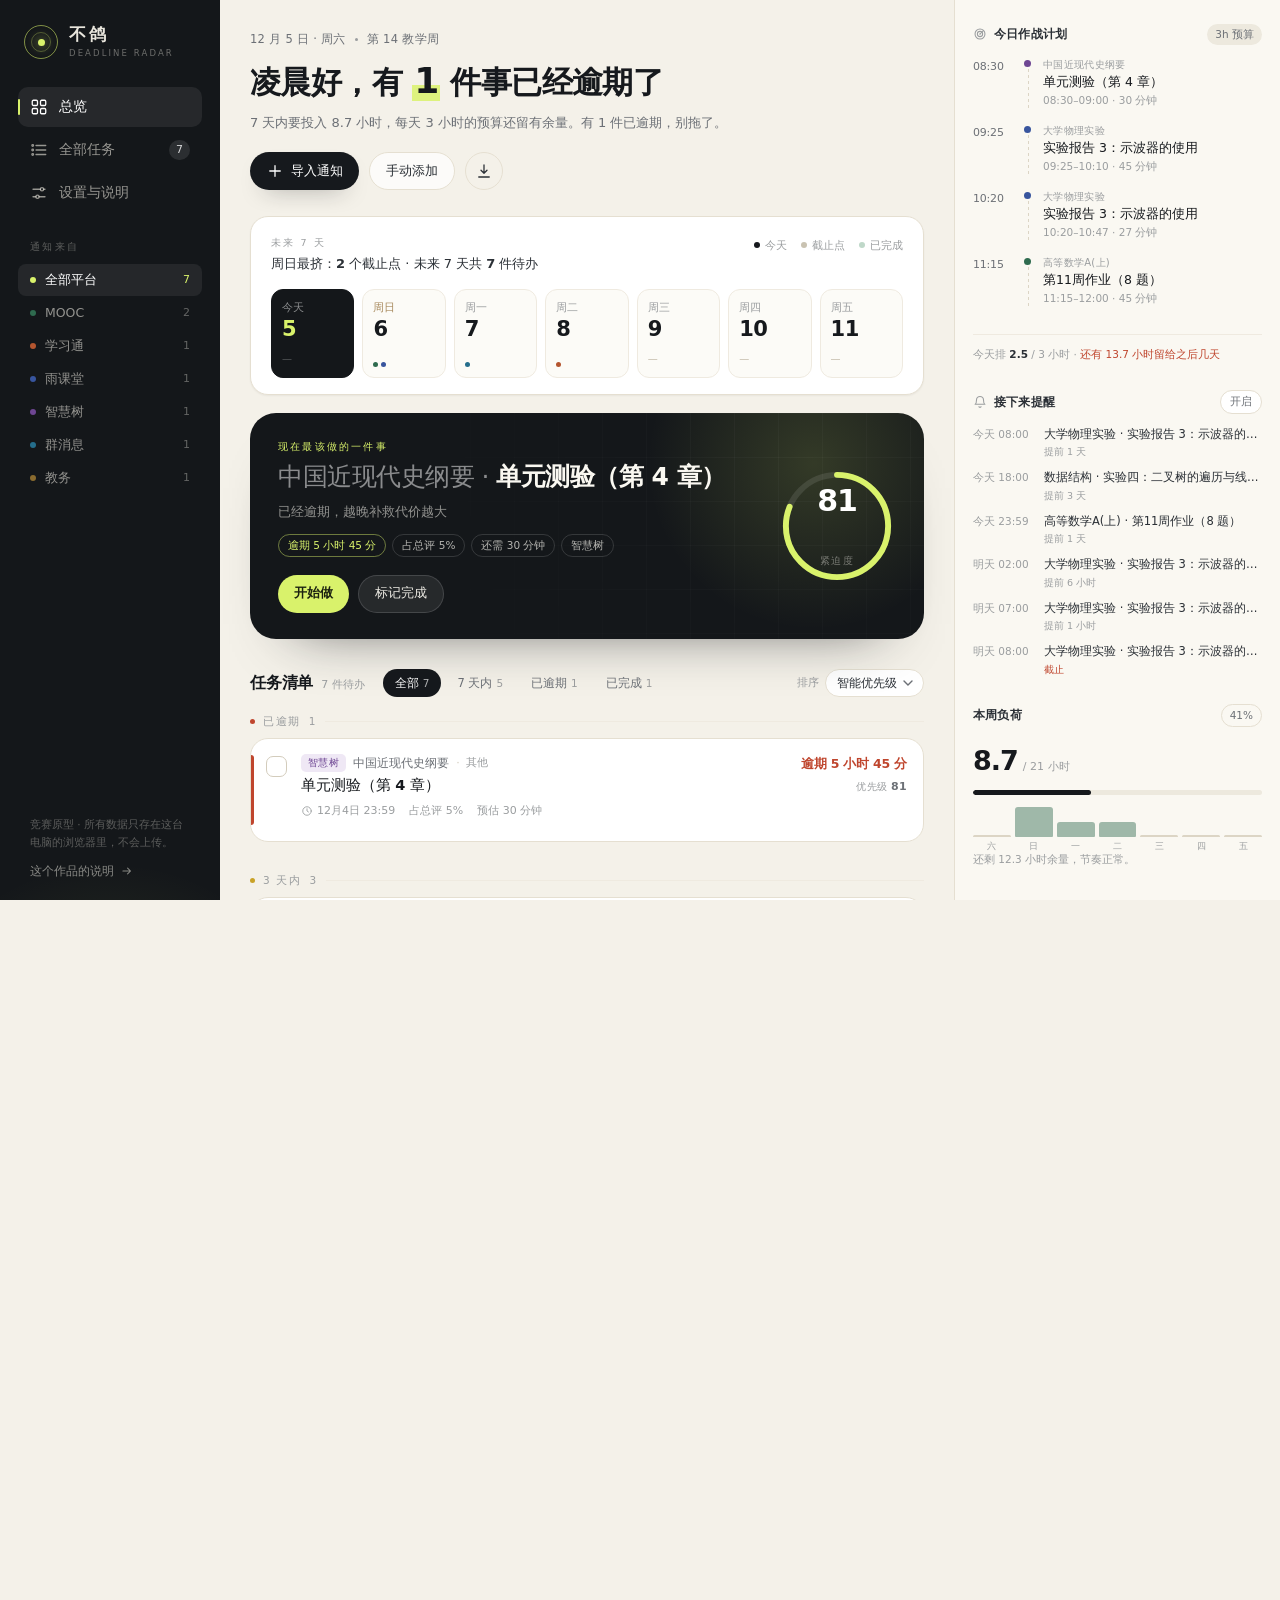
<file: index.html>
<!DOCTYPE html>
<html lang="zh-CN">
<head>
<meta charset="utf-8">
<meta name="viewport" content="width=device-width, initial-scale=1">
<meta http-equiv="refresh" content="0; url=./buge/">
<title>不鸽 · Deadline Radar</title>
<style>
  :root { color-scheme: dark; }
  body {
    margin: 0; min-height: 100vh; display: grid; place-items: center;
    background: #14171A; color: #F3F1EA;
    font-family: "PingFang SC", "Microsoft YaHei", system-ui, sans-serif;
  }
  .box { text-align: center; padding: 24px; }
  .kicker { font-size: 10px; letter-spacing: 3px; color: #D9F26B; margin-bottom: 14px; }
  h1 { font-size: 34px; margin: 0 0 10px; letter-spacing: -1px; }
  p { color: #9AA0A6; font-size: 13px; margin: 0; }
  a { color: #D9F26B; text-decoration: none; border-bottom: 1px solid rgba(217,242,107,.4); }
</style>
</head>
<body>
  <div class="box">
    <div class="kicker">DEADLINE RADAR</div>
    <h1>不鸽</h1>
    <p>正在进入原型 · <a href="./buge/">如果没自动跳转，点这里</a></p>
  </div>
</body>
</html>
</file>
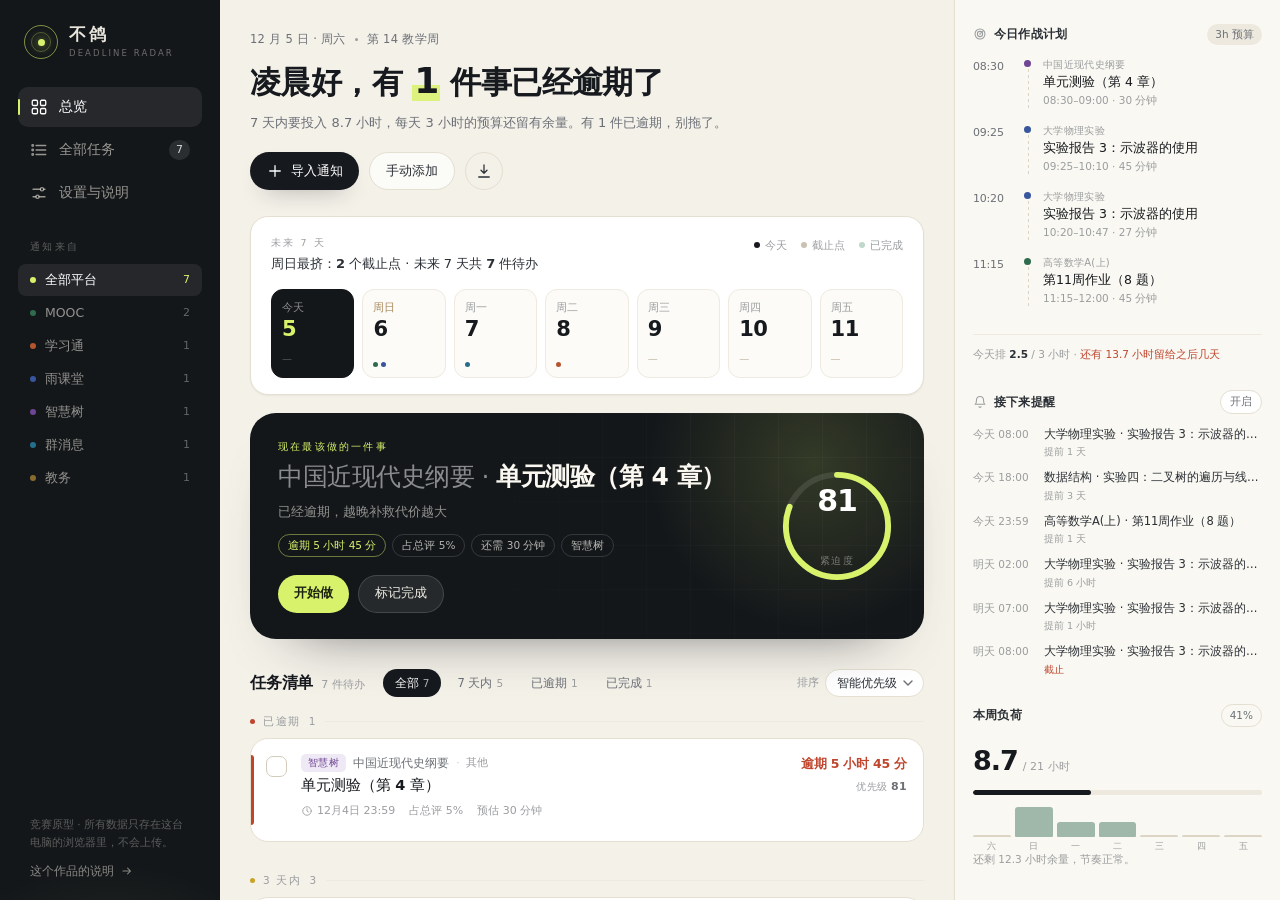
<file: buge/index.html>
<!DOCTYPE html>
<html lang="zh-CN">
<head>
<meta charset="utf-8">
<meta name="viewport" content="width=device-width, initial-scale=1">
<meta name="description" content="不鸽 · Deadline Radar：把散落在 MOOC、学习通、雨课堂、班级群里的作业截止时间，收进一张作战地图。">
<title>不鸽 · Deadline Radar</title>
<link rel="stylesheet" href="assets/styles.css">
</head>
<body>

<svg class="sprite" aria-hidden="true" focusable="false">
  <symbol id="i-grid" viewBox="0 0 24 24"><rect x="3" y="3" width="7" height="7" rx="1.6"/><rect x="14" y="3" width="7" height="7" rx="1.6"/><rect x="3" y="14" width="7" height="7" rx="1.6"/><rect x="14" y="14" width="7" height="7" rx="1.6"/></symbol>
  <symbol id="i-list" viewBox="0 0 24 24"><path d="M8 6h13M8 12h13M8 18h13"/><circle cx="3.6" cy="6" r="1.1"/><circle cx="3.6" cy="12" r="1.1"/><circle cx="3.6" cy="18" r="1.1"/></symbol>
  <symbol id="i-sliders" viewBox="0 0 24 24"><path d="M4 7h10M18 7h2M4 17h4M12 17h8"/><circle cx="16" cy="7" r="2.2"/><circle cx="10" cy="17" r="2.2"/></symbol>
  <symbol id="i-plus" viewBox="0 0 24 24"><path d="M12 5v14M5 12h14"/></symbol>
  <symbol id="i-bell" viewBox="0 0 24 24"><path d="M18 8.5a6 6 0 1 0-12 0c0 6-2.5 7.5-2.5 7.5h17S18 14.5 18 8.5Z"/><path d="M10.2 20a2 2 0 0 0 3.6 0"/></symbol>
  <symbol id="i-download" viewBox="0 0 24 24"><path d="M12 4v11m0 0 4-4m-4 4-4-4M5 20h14"/></symbol>
  <symbol id="i-check" viewBox="0 0 24 24"><path d="m5 12.5 4.5 4.5L19 7.5"/></symbol>
  <symbol id="i-clock" viewBox="0 0 24 24"><circle cx="12" cy="12" r="8.5"/><path d="M12 7.5V12l3 2"/></symbol>
  <symbol id="i-edit" viewBox="0 0 24 24"><path d="M4 20h4l10-10a2.5 2.5 0 0 0-3.5-3.5L4.5 16.5 4 20Z"/></symbol>
  <symbol id="i-trash" viewBox="0 0 24 24"><path d="M4 7h16M9 7V5h6v2M6 7l1 13h10l1-13"/></symbol>
  <symbol id="i-close" viewBox="0 0 24 24"><path d="m6 6 12 12M18 6 6 18"/></symbol>
  <symbol id="i-spark" viewBox="0 0 24 24"><path d="M12 3.5 13.9 9l5.6 1.9-5.6 1.9L12 18.4l-1.9-5.6L4.5 11 10.1 9 12 3.5Z"/></symbol>
  <symbol id="i-calendar" viewBox="0 0 24 24"><rect x="3.5" y="5" width="17" height="16" rx="2.5"/><path d="M3.5 10h17M8 3.5V7M16 3.5V7"/></symbol>
  <symbol id="i-arrow" viewBox="0 0 24 24"><path d="M5 12h13m0 0-5-5m5 5-5 5"/></symbol>
  <symbol id="i-radar" viewBox="0 0 24 24"><circle cx="12" cy="12" r="8.5"/><circle cx="12" cy="12" r="4.5"/><path d="M12 12 18 6"/><circle cx="12" cy="12" r="1.2" fill="currentColor" stroke="none"/></symbol>
  <symbol id="i-warn" viewBox="0 0 24 24"><path d="M12 3.5 21 20H3L12 3.5Z"/><path d="M12 10v4.5"/><circle cx="12" cy="17.4" r=".9" fill="currentColor" stroke="none"/></symbol>
</svg>

<div class="app">
  <!-- ============ 左侧 ============ -->
  <aside class="side">
    <div class="brand">
      <div class="brand-mark" aria-hidden="true"><span></span></div>
      <div class="brand-text">
        <div class="brand-name">不鸽</div>
        <div class="brand-sub">DEADLINE RADAR</div>
      </div>
    </div>

    <nav class="nav" aria-label="主导航">
      <button class="nav-item is-active" data-action="view" data-view="overview" title="总览">
        <svg class="ico"><use href="#i-grid"/></svg><span>总览</span>
      </button>
      <button class="nav-item" data-action="view" data-view="tasks" title="全部任务">
        <svg class="ico"><use href="#i-list"/></svg><span>全部任务</span>
        <span class="nav-count" id="navTaskCount">0</span>
      </button>
      <button class="nav-item" data-action="view" data-view="settings" title="设置与说明">
        <svg class="ico"><use href="#i-sliders"/></svg><span>设置与说明</span>
      </button>
    </nav>

    <div class="side-section">
      <div class="side-label">通知来自</div>
      <div id="platformNav" class="platform-nav"></div>
    </div>

    <div class="side-foot">
      <p class="side-note">竞赛原型 · 所有数据只存在这台电脑的浏览器里，不会上传。</p>
      <button class="ghost-link" data-action="view" data-view="settings">这个作品的说明 <svg class="ico sm"><use href="#i-arrow"/></svg></button>
    </div>
  </aside>

  <!-- ============ 中间 ============ -->
  <main class="main" id="main">
    <section class="view" id="view-overview">
      <header class="head">
        <div class="head-meta">
          <span id="dateLabel">—</span><span class="sep-dot"></span><span id="weekLabel">—</span>
        </div>
        <h1 id="headline">正在读取你的任务…</h1>
        <p class="head-sub" id="headSub"></p>
        <div class="head-actions">
          <button class="btn btn-dark" data-action="open-import">
            <svg class="ico"><use href="#i-plus"/></svg>导入通知
          </button>
          <button class="btn btn-ghost" data-action="open-manual">手动添加</button>
          <button class="btn btn-icon" data-action="export-ics" title="导出到手机日历" aria-label="导出到手机日历">
            <svg class="ico"><use href="#i-download"/></svg>
          </button>
        </div>
      </header>

      <section class="radar-card" aria-label="未来七天截止分布">
        <div class="radar-top">
          <div>
            <div class="kicker">未来 7 天</div>
            <div class="radar-hint" id="radarHint">—</div>
          </div>
          <div class="radar-legend">
            <span><i class="lg-dot today"></i>今天</span>
            <span><i class="lg-dot"></i>截止点</span>
            <span><i class="lg-dot done"></i>已完成</span>
          </div>
        </div>
        <div class="radar" id="radar"></div>
      </section>

      <section id="hero" class="hero-wrap"></section>

      <div class="list-head">
        <div class="list-title">
          <h2>任务清单</h2>
          <span class="list-count" id="listCount"></span>
        </div>
        <div class="filters" id="filters" role="tablist" aria-label="筛选任务"></div>
        <label class="select-wrap">
          <span>排序</span>
          <select id="sortSel" aria-label="排序方式">
            <option value="smart">智能优先级</option>
            <option value="due">截止时间</option>
            <option value="weight">成绩占比</option>
          </select>
        </label>
      </div>

      <div id="taskList" class="task-list"></div>
    </section>

    <section class="view is-hidden" id="view-tasks">
      <header class="head compact">
        <div class="head-meta"><span>全部任务</span><span class="sep-dot"></span><span id="tasksMeta">—</span></div>
        <h1>按你自己的节奏排序</h1>
        <div class="head-actions">
          <button class="btn btn-dark" data-action="open-import"><svg class="ico"><use href="#i-plus"/></svg>导入通知</button>
          <button class="btn btn-ghost" data-action="open-manual">手动添加</button>
        </div>
      </header>
      <div class="list-head sticky">
        <div class="list-title"><h2>全部</h2><span class="list-count" id="listCount2"></span></div>
        <div class="filters" id="filters2" role="tablist" aria-label="筛选任务"></div>
        <label class="select-wrap">
          <span>排序</span>
          <select id="sortSel2" aria-label="排序方式">
            <option value="smart">智能优先级</option>
            <option value="due">截止时间</option>
            <option value="weight">成绩占比</option>
          </select>
        </label>
      </div>
      <div id="taskList2" class="task-list"></div>
    </section>

    <section class="view is-hidden" id="view-settings">
      <header class="head compact">
        <div class="head-meta"><span>设置与说明</span><span class="sep-dot"></span><span>给评委看的实现细节</span></div>
        <h1>它是怎么工作的</h1>
        <p class="head-sub">这一页同时是这份作品的“说明书”：算法怎么算、数据从哪来、哪里还做不到。</p>
      </header>

      <div class="settings-grid">
        <section class="panel">
          <h2>我的节奏</h2>
          <p class="panel-sub">今日作战计划会按这个预算排队，超过预算的部分会明确告诉你“今天做不完”。</p>
          <div class="setting-row">
            <label for="dailyHours">每天可投入学习时间</label>
            <output id="dailyHoursOut">3 小时</output>
          </div>
          <input id="dailyHours" class="range" type="range" min="1" max="8" step="0.5" value="3">
          <div class="range-marks"><span>1h</span><span>4h</span><span>8h</span></div>

          <div class="setting-row mt">
            <label for="semStart">本学期第 1 周周一</label>
            <span class="muted" id="weekNow">—</span>
          </div>
          <input id="semStart" class="input" type="date">
          <p class="hint">“第 13 周周三”这类通知需要它才能换算成具体日期。</p>
        </section>

        <section class="panel">
          <h2>提醒</h2>
          <p class="panel-sub">每个截止点会自动生成 4 个提醒节点：提前 3 天、1 天、6 小时、1 小时。开启后，页面开着时会在这些时间点弹提醒。</p>
          <button class="btn btn-ghost wide" data-action="notify" id="notifyBtn">
            <svg class="ico"><use href="#i-bell"/></svg><span>开启桌面提醒</span>
          </button>
          <div class="reminder-preview" id="reminderPreview"></div>
        </section>

        <section class="panel">
          <h2>数据</h2>
          <p class="panel-sub">当前任务保存在浏览器 localStorage。换设备时用 .ics 导出，导入手机自带日历。</p>
          <div class="btn-row">
            <button class="btn btn-ghost" data-action="export-ics"><svg class="ico"><use href="#i-download"/></svg>导出 .ics</button>
            <button class="btn btn-ghost" data-action="seed-demo">恢复示例数据</button>
            <button class="btn btn-danger-ghost" data-action="clear-all">清空全部</button>
          </div>
        </section>

        <section class="panel wide-panel">
          <h2>优先级是怎么算的</h2>
          <div class="formula">
            <div class="formula-main">优先级 = 52% × 时间紧迫度 + 26% × 成绩权重 + 22% × 时间不够的风险</div>
            <ul class="formula-list">
              <li><b>时间紧迫度</b>：以 60 小时为半衰期的指数衰减，逾期直接记满分。</li>
              <li><b>成绩权重</b>：通知里识别出的“占总评 x%”，30% 及以上封顶。</li>
              <li><b>风险</b>：剩余工时 ÷ 剩余小时数，衡量“时间够不够”，逾期任务按 0.75 小时兜底。</li>
            </ul>
            <p class="hint">不用黑箱模型：每一项都能在“为什么先做它”里看到出处，评委和学生都能验算。</p>
          </div>
        </section>

        <section class="panel wide-panel">
          <h2>能读懂哪些写法</h2>
          <div class="chips-cloud">
            <span class="code-chip">11月20日 23:59</span><span class="code-chip">2026/12/3 17:00</span>
            <span class="code-chip">本周五 12:00</span><span class="code-chip">下周三 18:00</span>
            <span class="code-chip">第 13 周周三</span><span class="code-chip">今晚 24 点前</span>
            <span class="code-chip">11.25 前</span><span class="code-chip">明天下午 5 点</span>
            <span class="code-chip">【课程名】</span><span class="code-chip">《课程名》</span>
            <span class="code-chip">占总评 30%</span><span class="code-chip">预计需要 4 小时</span>
          </div>
          <p class="hint">识别不出来的字段会留空并标红，让你补——宁可承认不确定，也不替你瞎猜。</p>
        </section>

        <section class="panel wide-panel about">
          <h2>关于这个作品</h2>
          <p>“不鸽”面向的是这样一群学生：作业散在 3 个教学平台、2 个群和教务系统里，每个平台都只提醒它自己那一件事；真正的截止时间要靠人脑汇总，于是总在最后一晚才发现“今晚要交三样”。</p>
          <p>它不替你做作业，只做一件事：<b>把所有截止时间变成一张可执行的时间表</b>。粘一段通知，它给出结构化任务、优先级、今天几点做什么，以及导出到手机日历的入口。</p>
          <div class="about-meta">
            <div><span>形态</span><b>纯前端网页原型</b></div>
            <div><span>依赖</span><b>零后端、零 API Key、可离线</b></div>
            <div><span>数据</span><b>示例数据 + 本机存储</b></div>
            <div><span>版本</span><b id="verLabel">v1.0</b></div>
          </div>
        </section>
      </div>
      <footer class="page-foot">不鸽 · Deadline Radar —— 赛题一「AI 辅助开发·创意产品原型」参赛作品</footer>
    </section>
  </main>

  <!-- ============ 右侧 ============ -->
  <aside class="rail">
    <div class="rail-card">
      <div class="rail-head">
        <h3><svg class="ico sm"><use href="#i-radar"/></svg>今日作战计划</h3>
        <span class="pill" id="budgetTag">3h</span>
      </div>
      <div id="plan" class="plan"></div>
    </div>

    <div class="rail-card">
      <div class="rail-head">
        <h3><svg class="ico sm"><use href="#i-bell"/></svg>接下来提醒</h3>
        <button class="mini-btn" data-action="notify" id="notifyMini">开启</button>
      </div>
      <div id="reminders" class="reminders"></div>
    </div>

    <div class="rail-card">
      <div class="rail-head"><h3>本周负荷</h3><span class="pill subtle" id="loadRatio">—</span></div>
      <div id="load" class="load"></div>
    </div>

    <div class="rail-foot">
      <span>原型 v1.0</span><span>·</span><span>数据仅存本机</span>
    </div>
  </aside>
</div>

<div id="modalRoot"></div>
<div id="toast" class="toast" role="status" aria-live="polite"></div>

<script>
  /* 原型自检用：把未捕获异常记下来，方便自动化测试断言 */
  window.__errs = [];
  window.addEventListener('error', function (e) { window.__errs.push(String(e.message)); });
  window.addEventListener('unhandledrejection', function (e) { window.__errs.push(String(e.reason)); });
</script>
<script src="assets/data.js"></script>
<script src="assets/parser.js"></script>
<script src="assets/store.js"></script>
<script src="assets/ui.js"></script>
</body>
</html>
</file>
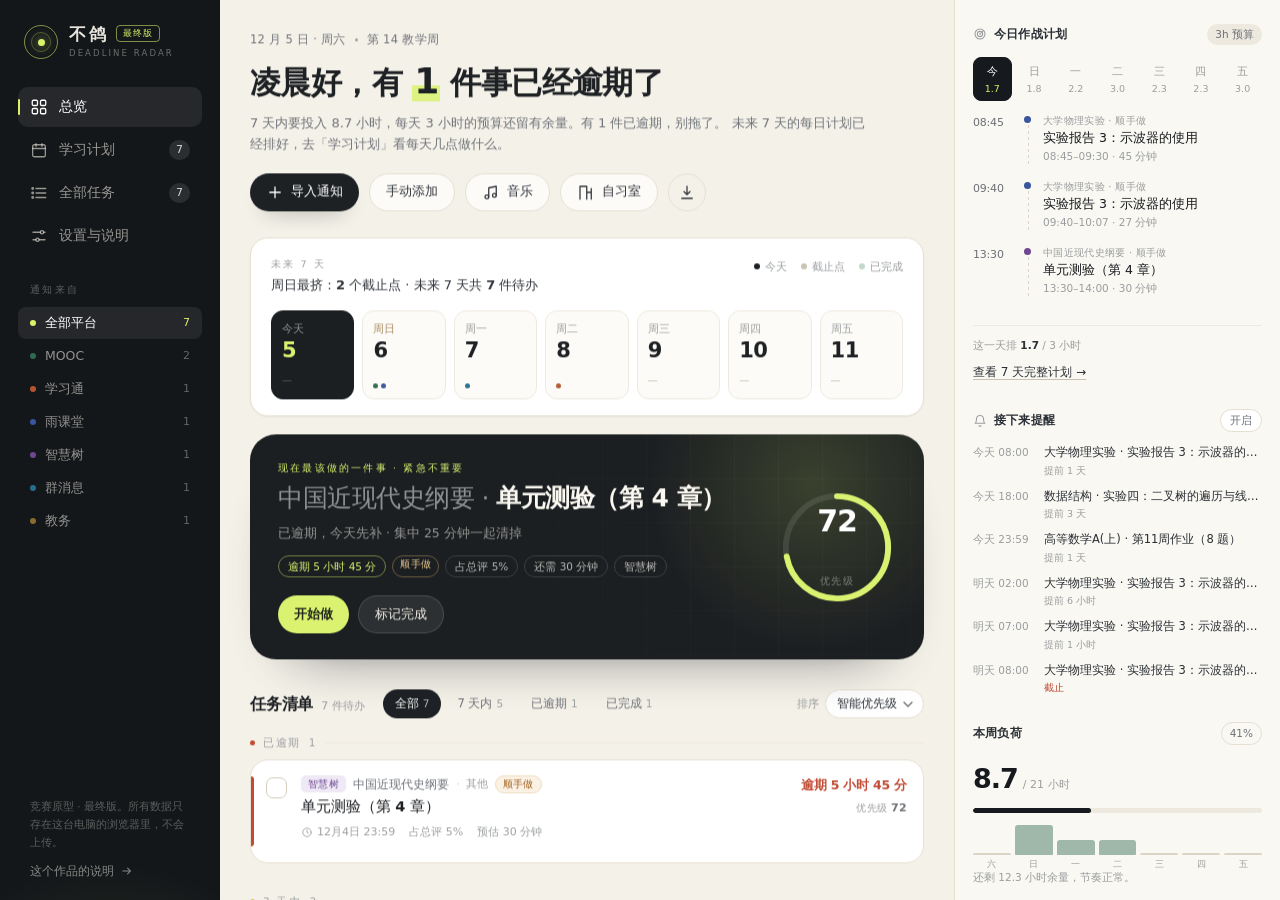
<file: 不鸽-Deadline-Radar-最终版/index.html>
<!DOCTYPE html>
<html lang="zh-CN">
<head>
<meta charset="utf-8">
<meta name="viewport" content="width=device-width, initial-scale=1">
<meta http-equiv="refresh" content="0; url=./buge/">
<title>不鸽 · Deadline Radar · 最终版</title>
<style>
  :root { color-scheme: dark; }
  body {
    margin: 0; min-height: 100vh; display: grid; place-items: center;
    background: #14171A; color: #F3F1EA;
    font-family: "PingFang SC", "Microsoft YaHei", system-ui, sans-serif;
  }
  .box { text-align: center; padding: 24px; }
  .kicker { font-size: 10px; letter-spacing: 3px; color: #D9F26B; margin-bottom: 14px; }
  h1 { font-size: 34px; margin: 0 0 10px; letter-spacing: -1px; }
  .tag {
    display: inline-block; margin-left: 8px; padding: 0 8px; border-radius: 5px;
    font-size: 11px; letter-spacing: 2px; font-weight: 500; line-height: 20px;
    color: #D9F26B; border: 1px solid rgba(217, 242, 107, .5);
    vertical-align: middle; transform: translateY(-4px);
  }
  p { color: #9AA0A6; font-size: 13px; margin: 0; }
  a { color: #D9F26B; text-decoration: none; border-bottom: 1px solid rgba(217,242,107,.4); }
</style>
</head>
<body>
  <div class="box">
    <div class="kicker">DEADLINE RADAR · 最终版</div>
    <h1>不鸽 <span class="tag">最终版</span></h1>
    <p>正在进入最终版原型 · <a href="./buge/">如果没自动跳转，点这里</a></p>
  </div>
</body>
</html>
</file>
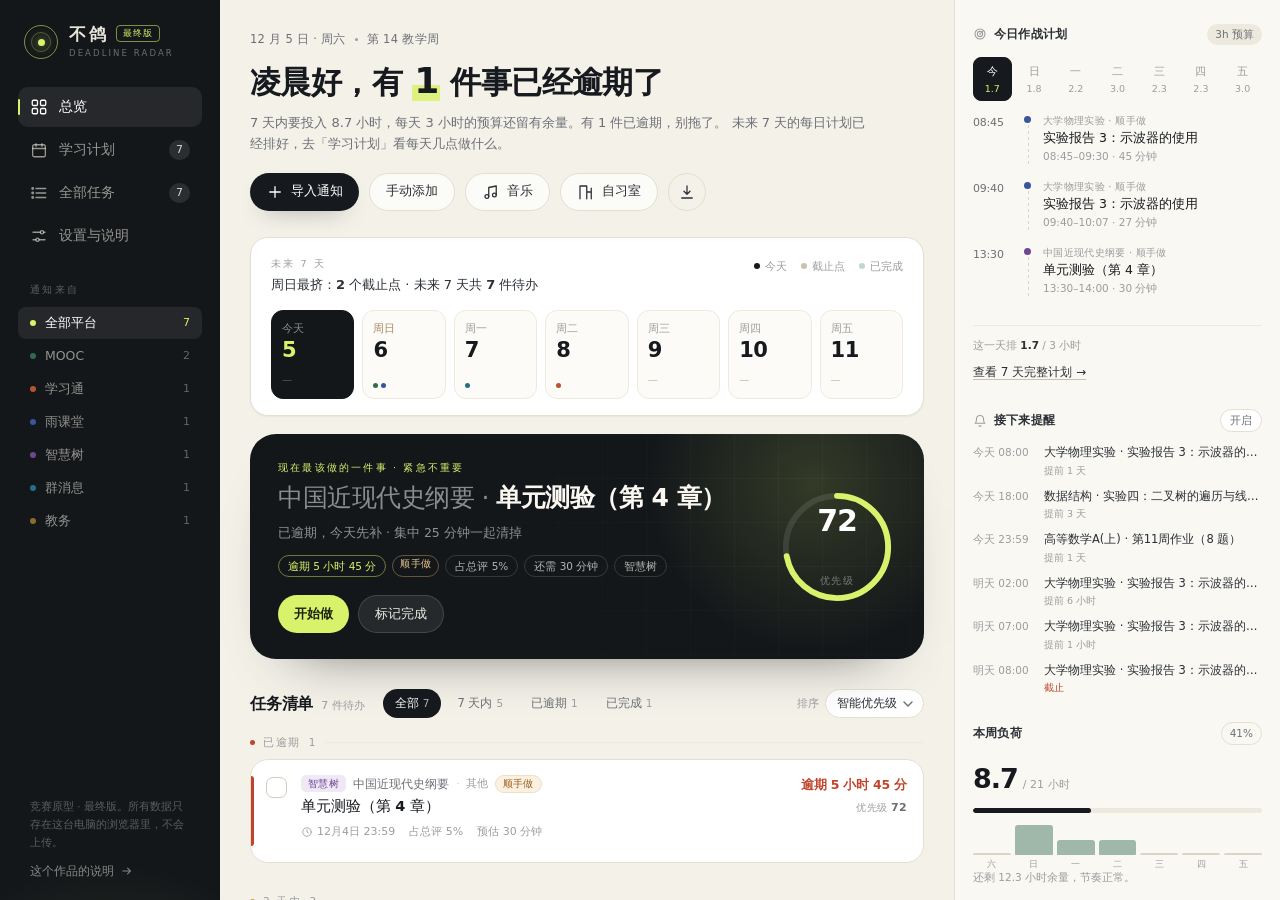
<file: 不鸽-Deadline-Radar-最终版/buge/index.html>
<!DOCTYPE html>
<!-- 不鸽 · Deadline Radar【最终版】：重要性占比可调 / 职业规划 / 活动周期 / 学校档案导入 -->
<html lang="zh-CN">
<head>
<meta charset="utf-8">
<meta name="viewport" content="width=device-width, initial-scale=1">
<meta name="description" content="不鸽 · Deadline Radar 最终版：学习计划、可调重要性占比、职业规划、固定安排周期、学校绩点学分导入。">
<title>不鸽 · Deadline Radar · 最终版</title>
<link rel="stylesheet" href="assets/styles.css">
</head>
<body>

<svg class="sprite" aria-hidden="true" focusable="false">
  <symbol id="i-grid" viewBox="0 0 24 24"><rect x="3" y="3" width="7" height="7" rx="1.6"/><rect x="14" y="3" width="7" height="7" rx="1.6"/><rect x="3" y="14" width="7" height="7" rx="1.6"/><rect x="14" y="14" width="7" height="7" rx="1.6"/></symbol>
  <symbol id="i-list" viewBox="0 0 24 24"><path d="M8 6h13M8 12h13M8 18h13"/><circle cx="3.6" cy="6" r="1.1"/><circle cx="3.6" cy="12" r="1.1"/><circle cx="3.6" cy="18" r="1.1"/></symbol>
  <symbol id="i-sliders" viewBox="0 0 24 24"><path d="M4 7h10M18 7h2M4 17h4M12 17h8"/><circle cx="16" cy="7" r="2.2"/><circle cx="10" cy="17" r="2.2"/></symbol>
  <symbol id="i-plus" viewBox="0 0 24 24"><path d="M12 5v14M5 12h14"/></symbol>
  <symbol id="i-bell" viewBox="0 0 24 24"><path d="M18 8.5a6 6 0 1 0-12 0c0 6-2.5 7.5-2.5 7.5h17S18 14.5 18 8.5Z"/><path d="M10.2 20a2 2 0 0 0 3.6 0"/></symbol>
  <symbol id="i-download" viewBox="0 0 24 24"><path d="M12 4v11m0 0 4-4m-4 4-4-4M5 20h14"/></symbol>
  <symbol id="i-check" viewBox="0 0 24 24"><path d="m5 12.5 4.5 4.5L19 7.5"/></symbol>
  <symbol id="i-clock" viewBox="0 0 24 24"><circle cx="12" cy="12" r="8.5"/><path d="M12 7.5V12l3 2"/></symbol>
  <symbol id="i-edit" viewBox="0 0 24 24"><path d="M4 20h4l10-10a2.5 2.5 0 0 0-3.5-3.5L4.5 16.5 4 20Z"/></symbol>
  <symbol id="i-trash" viewBox="0 0 24 24"><path d="M4 7h16M9 7V5h6v2M6 7l1 13h10l1-13"/></symbol>
  <symbol id="i-close" viewBox="0 0 24 24"><path d="m6 6 12 12M18 6 6 18"/></symbol>
  <symbol id="i-spark" viewBox="0 0 24 24"><path d="M12 3.5 13.9 9l5.6 1.9-5.6 1.9L12 18.4l-1.9-5.6L4.5 11 10.1 9 12 3.5Z"/></symbol>
  <symbol id="i-calendar" viewBox="0 0 24 24"><rect x="3.5" y="5" width="17" height="16" rx="2.5"/><path d="M3.5 10h17M8 3.5V7M16 3.5V7"/></symbol>
  <symbol id="i-arrow" viewBox="0 0 24 24"><path d="M5 12h13m0 0-5-5m5 5-5 5"/></symbol>
  <symbol id="i-radar" viewBox="0 0 24 24"><circle cx="12" cy="12" r="8.5"/><circle cx="12" cy="12" r="4.5"/><path d="M12 12 18 6"/><circle cx="12" cy="12" r="1.2" fill="currentColor" stroke="none"/></symbol>
  <symbol id="i-warn" viewBox="0 0 24 24"><path d="M12 3.5 21 20H3L12 3.5Z"/><path d="M12 10v4.5"/><circle cx="12" cy="17.4" r=".9" fill="currentColor" stroke="none"/></symbol>
  <symbol id="i-target" viewBox="0 0 24 24"><circle cx="12" cy="12" r="8.5"/><circle cx="12" cy="12" r="4.5"/><circle cx="12" cy="12" r="1" fill="currentColor" stroke="none"/></symbol>
  <symbol id="i-users" viewBox="0 0 24 24"><circle cx="9" cy="8" r="3.2"/><path d="M3.5 20c0-3.3 2.5-5.5 5.5-5.5s5.5 2.2 5.5 5.5"/><path d="M16 5.6a3 3 0 0 1 0 5.6M17.5 14.8c2 .7 3.2 2.4 3.2 4.6"/></symbol>
  <symbol id="i-back" viewBox="0 0 24 24"><path d="M19 12H5m0 0 6-6m-6 6 6 6"/></symbol>
  <symbol id="i-music" viewBox="0 0 24 24"><path d="M9 18V6l10-2v12"/><circle cx="6.5" cy="18" r="2.5"/><circle cx="16.5" cy="16" r="2.5"/></symbol>
  <symbol id="i-play" viewBox="0 0 24 24"><path d="M8 5.5 18 12 8 18.5Z"/></symbol>
  <symbol id="i-pause" viewBox="0 0 24 24"><path d="M9 5v14M15 5v14"/></symbol>
  <symbol id="i-stop" viewBox="0 0 24 24"><rect x="7" y="7" width="10" height="10" rx="2"/></symbol>
  <symbol id="i-upload" viewBox="0 0 24 24"><path d="M12 16V4m0 0-4 4m4-4 4 4M5 20h14"/></symbol>
  <symbol id="i-timer" viewBox="0 0 24 24"><circle cx="12" cy="13" r="7.5"/><path d="M12 9v4l2.5 2M9 4h6"/></symbol>
  <symbol id="i-door" viewBox="0 0 24 24"><path d="M4 21V4h9v17M13 12h6M19 21V7"/></symbol>
</svg>

<div class="app">
  <!-- ============ 左侧 ============ -->
  <aside class="side">
    <div class="brand">
      <div class="brand-mark" aria-hidden="true"><span></span></div>
      <div class="brand-text">
        <div class="brand-name">不鸽<span class="mod-badge">最终版</span></div>
        <div class="brand-sub">DEADLINE RADAR</div>
      </div>
    </div>

    <nav class="nav" aria-label="主导航">
      <button class="nav-item is-active" data-action="view" data-view="overview" title="总览">
        <svg class="ico"><use href="#i-grid"/></svg><span>总览</span>
      </button>
      <button class="nav-item" data-action="view" data-view="plan" title="学习计划">
        <svg class="ico"><use href="#i-calendar"/></svg><span>学习计划</span>
        <span class="nav-count" id="navPlanCount">7</span>
      </button>
      <button class="nav-item" data-action="view" data-view="tasks" title="全部任务">
        <svg class="ico"><use href="#i-list"/></svg><span>全部任务</span>
        <span class="nav-count" id="navTaskCount">0</span>
      </button>
      <button class="nav-item" data-action="view" data-view="settings" title="设置与说明">
        <svg class="ico"><use href="#i-sliders"/></svg><span>设置与说明</span>
      </button>
    </nav>

    <div class="side-section">
      <div class="side-label">通知来自</div>
      <div id="platformNav" class="platform-nav"></div>
    </div>

    <div class="side-foot">
      <p class="side-note">竞赛原型 · 最终版。所有数据只存在这台电脑的浏览器里，不会上传。</p>
      <button class="ghost-link" data-action="view" data-view="settings">这个作品的说明 <svg class="ico sm"><use href="#i-arrow"/></svg></button>
    </div>
  </aside>

  <!-- ============ 中间 ============ -->
  <main class="main" id="main">
    <section class="view" id="view-overview">
      <header class="head">
        <div class="head-meta">
          <span id="dateLabel">—</span><span class="sep-dot"></span><span id="weekLabel">—</span>
        </div>
        <h1 id="headline">正在读取你的任务…</h1>
        <p class="head-sub" id="headSub"></p>
        <div class="head-actions">
          <button class="btn btn-dark" data-action="open-import">
            <svg class="ico"><use href="#i-plus"/></svg>导入通知
          </button>
          <button class="btn btn-ghost" data-action="open-manual">手动添加</button>
          <button class="btn btn-ghost" data-action="open-music" title="音乐：白噪音与纯音乐">
            <svg class="ico"><use href="#i-music"/></svg>音乐
          </button>
          <button class="btn btn-ghost" data-action="open-study" title="自习室：限时完成今天的一部分">
            <svg class="ico"><use href="#i-door"/></svg>自习室
          </button>
          <button class="btn btn-icon" data-action="export-ics" title="导出到手机日历" aria-label="导出到手机日历">
            <svg class="ico"><use href="#i-download"/></svg>
          </button>
        </div>
      </header>

      <section class="radar-card" aria-label="未来七天截止分布">
        <div class="radar-top">
          <div>
            <div class="kicker">未来 7 天</div>
            <div class="radar-hint" id="radarHint">—</div>
          </div>
          <div class="radar-legend">
            <span><i class="lg-dot today"></i>今天</span>
            <span><i class="lg-dot"></i>截止点</span>
            <span><i class="lg-dot done"></i>已完成</span>
          </div>
        </div>
        <div class="radar" id="radar"></div>
      </section>

      <section id="hero" class="hero-wrap"></section>

      <div class="list-head">
        <div class="list-title">
          <h2>任务清单</h2>
          <span class="list-count" id="listCount"></span>
        </div>
        <div class="filters" id="filters" role="tablist" aria-label="筛选任务"></div>
        <label class="select-wrap">
          <span>排序</span>
          <select id="sortSel" aria-label="排序方式">
            <option value="smart">智能优先级</option>
            <option value="due">截止时间</option>
            <option value="weight">成绩占比</option>
          </select>
        </label>
      </div>

      <div id="taskList" class="task-list"></div>
    </section>

    <!-- ============ 学习计划（最终版：左上角可返回） ============ -->
    <section class="view is-hidden" id="view-plan">
      <header class="head compact">
        <div class="head-back">
          <button class="back-btn" data-action="back" aria-label="返回上一步" title="返回上一步">
            <svg class="ico"><use href="#i-back"/></svg><span>返回</span>
          </button>
        </div>
        <div class="head-meta"><span>学习计划</span><span class="sep-dot"></span><span id="planMeta">未来 7 天</span></div>
        <h1>系统替你排好了 <em id="planDayCount">7</em> 天</h1>
        <p class="head-sub" id="planSub">先按「紧急 × 重要」排序，再扣掉饭点、作息和社团安排，把每件事放进 45 分钟的时间块。</p>
        <div class="head-actions">
          <button class="btn btn-dark" data-action="replan"><svg class="ico"><use href="#i-spark"/></svg>按现在重排</button>
          <button class="btn btn-ghost" data-action="view" data-view="settings">调整目标与作息</button>
          <button class="btn btn-icon" data-action="export-ics" title="把截止时间导出到手机日历" aria-label="导出到手机日历">
            <svg class="ico"><use href="#i-download"/></svg>
          </button>
        </div>
      </header>

      <div class="plan-strip" id="planStrip" aria-label="未来七天"></div>
      <div class="plan-goals" id="planGoals" aria-label="周月日目标"></div>
      <section class="plan-detail" id="planDetail"></section>

      <footer class="page-foot">排程只看本机数据：任务、周/月/日目标、固定安排、绩点目标和今天的作息。</footer>
    </section>

    <section class="view is-hidden" id="view-tasks">
      <header class="head compact">
        <div class="head-meta"><span>全部任务</span><span class="sep-dot"></span><span id="tasksMeta">—</span></div>
        <h1>按你自己的节奏排序</h1>
        <div class="head-actions">
          <button class="btn btn-dark" data-action="open-import"><svg class="ico"><use href="#i-plus"/></svg>导入通知</button>
          <button class="btn btn-ghost" data-action="open-manual">手动添加</button>
        </div>
      </header>
      <div class="list-head sticky">
        <div class="list-title"><h2>全部</h2><span class="list-count" id="listCount2"></span></div>
        <div class="filters" id="filters2" role="tablist" aria-label="筛选任务"></div>
        <label class="select-wrap">
          <span>排序</span>
          <select id="sortSel2" aria-label="排序方式">
            <option value="smart">智能优先级</option>
            <option value="due">截止时间</option>
            <option value="weight">成绩占比</option>
          </select>
        </label>
      </div>
      <div id="taskList2" class="task-list"></div>
    </section>

    <section class="view is-hidden" id="view-settings">
      <header class="head compact">
        <div class="head-meta"><span>设置与说明</span><span class="sep-dot"></span><span>给评委看的实现细节</span></div>
        <h1>它是怎么工作的</h1>
        <p class="head-sub">这一页同时是这份作品的“说明书”：算法怎么算、数据从哪来、哪里还做不到。</p>
      </header>

      <div class="settings-grid">
        <section class="panel">
          <h2>我的节奏</h2>
          <p class="panel-sub">今日作战计划会按这个预算排队，超过预算的部分会明确告诉你“今天做不完”。</p>
          <div class="setting-row">
            <label for="dailyHours">每天可投入学习时间</label>
            <output id="dailyHoursOut">3 小时</output>
          </div>
          <input id="dailyHours" class="range" type="range" min="1" max="8" step="0.5" value="3">
          <div class="range-marks"><span>1h</span><span>4h</span><span>8h</span></div>

          <div class="setting-row mt">
            <label for="semStart">本学期第 1 周周一</label>
            <span class="muted" id="weekNow">—</span>
          </div>
          <input id="semStart" class="input" type="date">
          <p class="hint">“第 13 周周三”这类通知需要它才能换算成具体日期。</p>

          <div class="setting-row mt">
            <label for="wakeTime">起床 / 最晚学习</label>
            <span class="muted">学习块按这个作息切</span>
          </div>
          <div class="time-row">
            <input id="wakeTime" class="input" type="time" value="07:30" aria-label="起床时间">
            <input id="sleepTime" class="input" type="time" value="23:00" aria-label="最晚学习时间">
          </div>
          <p class="hint">默认 7:30 起床、23:00 收工；周末自动晚起 45 分钟、多留 1 小时。</p>

          <div class="setting-row mt">
            <label for="goalMinutes">每天留给周/月目标</label>
            <output id="goalMinutesOut">45 分钟</output>
          </div>
          <input id="goalMinutes" class="range" type="range" min="0" max="120" step="15" value="45">
          <div class="range-marks"><span>0</span><span>60</span><span>120 分钟</span></div>
          <details class="setting-explain" open>
            <summary>这个滑杆是干什么的？</summary>
            <p>给「重要不紧急」的周/月目标留的每日保护时间：只影响<strong>没有被关联任务完全覆盖</strong>的周/月目标，以及每日目标。示例里的周/月目标都关联了任务，所以调大它可能看不出变化；调到 0 会连每日目标块一起取消。</p>
          </details>
        </section>

        <section class="panel">
          <h2>提醒</h2>
          <p class="panel-sub">每个截止点会自动生成 4 个提醒节点：提前 3 天、1 天、6 小时、1 小时。开启后，页面开着时会在这些时间点弹提醒。</p>
          <button class="btn btn-ghost wide" data-action="notify" id="notifyBtn">
            <svg class="ico"><use href="#i-bell"/></svg><span>开启桌面提醒</span>
          </button>
          <div class="reminder-preview" id="reminderPreview"></div>
        </section>

        <section class="panel wide-panel" id="priorityPanel">
          <h2>紧急度 / 重要度占比</h2>
          <p class="panel-sub">决定任务排序时两者各占多少。初始 60% / 40%；改完立即影响任务清单和学习计划的排序。</p>
          <div class="priority-weights">
            <div class="pw-slider">
              <div class="setting-row"><label for="wUrgency">紧急度</label><output id="wUrgencyOut">60%</output></div>
              <input id="wUrgency" class="range" type="range" min="0" max="100" step="5" value="60">
            </div>
            <div class="pw-slider">
              <div class="setting-row"><label for="wImportance">重要度</label><output id="wImportanceOut">40%</output></div>
              <input id="wImportance" class="range" type="range" min="0" max="100" step="5" value="40">
            </div>
            <div class="pw-total">合计 <b id="pwTotal">100%</b></div>
          </div>
          <div class="priority-note">
            <p><b>为什么初始 6:4？</b>对学生来说，逾期是硬损失，紧急度略高；重要度 40% 已经包含绩点、学分、职业规划，周/月目标还有每日保护时间，不会被完全挤掉。</p>
            <p><b>调到 7:3：</b>更偏“先别逾期”，截止密集或考试周更稳；代价是重要但不紧急的长期任务容易被推后。</p>
            <p><b>调到 5:5：</b>更看重价值，长期目标和高权重任务更容易靠前；代价是临近截止的低价值任务可能被压后，逾期风险变大。</p>
          </div>
        </section>

        <section class="panel wide-panel">
          <h2>绩点与学分</h2>
          <p class="panel-sub">绩点和学分是重要性的前两项。导入学校/教务文件可以一次填好；下面的滑杆决定它们各自占「重要性」的比例。</p>

          <div class="profile-import">
            <label class="btn btn-ghost upload-btn">
              <svg class="ico"><use href="#i-upload"/></svg>导入学校文件
              <input id="profileFile" type="file" accept=".txt,.csv,.json,text/plain,application/json">
            </label>
            <button class="link-btn" data-action="download-profile">下载模板</button>
            <span class="profile-info" id="profileInfo">未导入</span>
          </div>
          <p class="hint">支持「字段=值」的 txt / csv，或 JSON。字段：gpaCurrent、gpaTarget、creditsEarned、creditsRequired、schoolRequirement、careerGoal。只在本机读取。</p>

          <div class="form two mt">
            <div class="field"><label for="gpaCurrent">当前绩点</label>
              <input id="gpaCurrent" class="input" type="number" min="0" max="5" step="0.01" value="3.42"></div>
            <div class="field"><label for="gpaTarget">目标绩点</label>
              <input id="gpaTarget" class="input" type="number" min="0" max="5" step="0.01" value="3.72"></div>
            <div class="field"><label for="creditsEarned">已修学分</label>
              <input id="creditsEarned" class="input" type="number" min="0" max="400" step="1" value="0"></div>
            <div class="field"><label for="creditsRequired">毕业要求学分</label>
              <input id="creditsRequired" class="input" type="number" min="0" max="400" step="1" value="0"></div>
          </div>
          <div class="field mt">
            <label for="schoolReq">学校要求（毕业 / 保研 / 奖学金）</label>
            <input id="schoolReq" class="input" placeholder="例如：毕业需 160 学分；保研参考绩点 3.5 以上">
          </div>

          <div class="credit-progress">
            <div class="load-bar"><i id="creditBar" style="width:0%"></i></div>
            <div class="credit-meta" id="creditMeta">填入学分后显示毕业进度</div>
          </div>

          <div class="weight-box">
            <div class="weight-head"><span>重要性占比</span><b id="weightTotal">合计 100%</b></div>
            <div class="setting-row"><label for="wGpa">绩点</label><output id="wGpaOut">30%</output></div>
            <input id="wGpa" class="range" type="range" min="0" max="100" step="1" value="30">
            <div class="setting-row"><label for="wCredits">课程学分</label><output id="wCreditsOut">30%</output></div>
            <input id="wCredits" class="range" type="range" min="0" max="100" step="1" value="30">
            <p class="hint">调整一项，另外两项按原比例自动让出/补上；职业规划占比在右边卡片里调。</p>
          </div>
        </section>

        <section class="panel">
          <h2>数据</h2>
          <p class="panel-sub">当前任务保存在浏览器 localStorage。换设备时用 .ics 导出，导入手机自带日历。</p>
          <div class="btn-row">
            <button class="btn btn-ghost" data-action="export-ics"><svg class="ico"><use href="#i-download"/></svg>导出 .ics</button>
            <button class="btn btn-ghost" data-action="seed-demo">恢复示例数据</button>
            <button class="btn btn-danger-ghost" data-action="clear-all">清空全部</button>
          </div>
        </section>

        <section class="panel">
          <h2><svg class="ico sm"><use href="#i-target"/></svg>个人生涯职业规划</h2>
          <p class="panel-sub">填了才会参与计算：任务在表单里勾选「与职业规划相关」后，会拿到这一项的权重；没填则这一项不参与。</p>
          <textarea id="careerGoal" class="input career-input" rows="4" placeholder="例如：成为算法工程师：先打好数据结构、算法和项目经历"></textarea>
          <div class="setting-row mt"><label for="wCareer">职业规划占比</label><output id="wCareerOut">40%</output></div>
          <input id="wCareer" class="range" type="range" min="0" max="100" step="1" value="40">
          <p class="hint" id="careerHint">没填职业规划时这一项不参与，绩点和学分按比例重分配。</p>
        </section>

        <section class="panel wide-panel">
          <h2><svg class="ico sm"><use href="#i-target"/></svg>周 / 月 / 日目标</h2>
          <p class="panel-sub">目标不只是数字：周/月目标每天会被固定排进 45 分钟，日目标每天一块；关联任务完成后目标进度自动更新。截止自动取本周日 / 本月末 / 今天。</p>
          <div id="goalList" class="goal-list"></div>
          <div class="mini-form goal-form">
            <input id="goalTitle" class="input" placeholder="例如：本周把实验四的报告 + 源码交掉" aria-label="目标名称">
            <select id="goalScope" class="input" aria-label="目标周期">
              <option value="week">本周</option>
              <option value="month">本月</option>
              <option value="day">每日</option>
            </select>
            <input id="goalHours" class="input" type="number" min="0.25" max="40" step="0.25" value="3" aria-label="目标投入小时">
            <select id="goalImp" class="input" aria-label="目标重要程度">
              <option value="2">重要</option>
              <option value="3">关键</option>
              <option value="1">一般</option>
            </select>
            <button class="btn btn-dark" data-action="add-goal">加入排程</button>
          </div>
        </section>

        <section class="panel wide-panel">
          <h2><svg class="ico sm"><use href="#i-users"/></svg>社团与其他活动</h2>
          <p class="panel-sub">排计划前先扣掉这些时间：社团、例会、讲座、课外实践、家教、通勤。可以设「每周 / 仅本周 / 单次」和持续周数，也会列进任务清单。</p>
          <div id="activityList" class="act-list"></div>
          <div class="act-actions">
            <button class="btn btn-dark" data-action="open-activity"><svg class="ico"><use href="#i-plus"/></svg>添加固定安排</button>
            <span class="hint">社团结课、讲座结束都可以随时改持续周数或删除。</span>
          </div>
        </section>

        <section class="panel wide-panel">
          <h2>优先级是怎么算的</h2>
          <div class="formula">
            <div class="formula-main">优先级 = 紧急度占比 × 紧急度 + 重要度占比 × 重要度，默认 60% / 40%</div>
            <ul class="formula-list">
              <li><b>紧急度</b>：先扣掉这件事要用的工时，再看还剩多少时间；余量越少、截止越近，越紧急，逾期直接记满分。总占比可在设置顶部「紧急度 / 重要度占比」里滑动调整。</li>
              <li><b>重要度</b>：由「绩点 / 课程学分 / 职业规划」三项组成，默认 30% / 30% / 40%，可在设置里分别滑动调整；没填职业规划时这一项不参与，另外两项按比例重分配。</li>
              <li><b>四象限</b>：紧急且重要「马上做」、重要不紧急「每天固定做」、紧急不重要「集中清掉」、其余「有空再做」。</li>
            </ul>
            <p class="hint">不用黑箱模型：每一项都能在“为什么先做它”里看到出处，评委和学生都能验算。</p>
          </div>
        </section>

        <section class="panel wide-panel">
          <h2>一周是怎么排出来的</h2>
          <div class="formula">
            <div class="formula-main">先扣时间，再按优先级塞进 45 分钟的时间块</div>
            <ul class="formula-list">
              <li><b>先扣固定时间</b>：12:00–13:30 午饭午休、18:00–19:00 晚饭、23:00 后不排；社团/例会/家教整段扣掉。</li>
              <li><b>每天有预算</b>：默认 3 小时，周末 +1 小时；排满就停，不会把一天塞到 8 小时。</li>
              <li><b>截止前留缓冲</b>：越重要的任务留的缓冲越长，长任务往前摊开，不堆到截止前一晚。</li>
              <li><b>重要不紧急</b>：周/月目标每天固定 45 分钟，日目标每天一块；高难度任务优先上午和晚间，碎片任务放午后低谷。</li>
            </ul>
            <p class="hint">排不下的任务不会硬塞：计划页会明确写“还差多少小时”，并建议降低预估或调高每日预算。</p>
          </div>
        </section>

        <section class="panel wide-panel">
          <h2>能读懂哪些写法</h2>
          <div class="chips-cloud">
            <span class="code-chip">11月20日 23:59</span><span class="code-chip">2026/12/3 17:00</span>
            <span class="code-chip">本周五 12:00</span><span class="code-chip">下周三 18:00</span>
            <span class="code-chip">第 13 周周三</span><span class="code-chip">今晚 24 点前</span>
            <span class="code-chip">11.25 前</span><span class="code-chip">明天下午 5 点</span>
            <span class="code-chip">【课程名】</span><span class="code-chip">《课程名》</span>
            <span class="code-chip">占总评 30%</span><span class="code-chip">预计需要 4 小时</span>
          </div>
          <p class="hint">识别不出来的字段会留空并标红，让你补——宁可承认不确定，也不替你瞎猜。</p>
        </section>

        <section class="panel wide-panel about">
          <h2>关于这个作品</h2>
          <p>“不鸽”面向的是这样一群学生：作业散在 3 个教学平台、2 个群和教务系统里，每个平台都只提醒它自己那一件事；真正的截止时间要靠人脑汇总，于是总在最后一晚才发现“今晚要交三样”。</p>
          <p>它不替你做作业，只做一件事：<b>把所有截止时间变成一张可执行的时间表</b>。粘一段通知，它给出结构化任务、优先级、今天几点做什么，以及导出到手机日历的入口。</p>
          <p><b>最终版改动：</b>新增「紧急度 / 重要度占比」滑杆，默认 6:4，可滑到 7:3 或 5:5 影响任务排序；原「静室」改名为「音乐」；三版的重要性占比、职业规划、固定安排周期、学校档案导入全部保留。</p>
          <div class="about-meta">
            <div><span>形态</span><b>纯前端网页原型</b></div>
            <div><span>依赖</span><b>零后端、零 API Key、可离线</b></div>
            <div><span>数据</span><b>示例数据 + 本机存储</b></div>
            <div><span>版本</span><b id="verLabel">v2.4 最终版</b></div>
          </div>
        </section>
      </div>
      <footer class="page-foot">不鸽 · Deadline Radar —— 赛题一「AI 辅助开发·创意产品原型」参赛作品</footer>
    </section>
  </main>

  <!-- ============ 右侧 ============ -->
  <aside class="rail">
    <div class="rail-card">
      <div class="rail-head">
        <h3><svg class="ico sm"><use href="#i-radar"/></svg><span id="railPlanTitle">今日作战计划</span></h3>
        <span class="pill" id="budgetTag">3h</span>
      </div>
      <div class="rail-days" id="railDays" aria-label="切换查看哪一天"></div>
      <div id="plan" class="plan"></div>
    </div>

    <div class="rail-card">
      <div class="rail-head">
        <h3><svg class="ico sm"><use href="#i-bell"/></svg>接下来提醒</h3>
        <button class="mini-btn" data-action="notify" id="notifyMini">开启</button>
      </div>
      <div id="reminders" class="reminders"></div>
    </div>

    <div class="rail-card">
      <div class="rail-head"><h3>本周负荷</h3><span class="pill subtle" id="loadRatio">—</span></div>
      <div id="load" class="load"></div>
    </div>

    <div class="rail-foot">
      <span>最终版 v2.4</span><span>·</span><span>数据仅存本机</span>
    </div>
  </aside>
</div>

<audio id="bgm" loop preload="none"></audio>
<div id="musicDock" class="music-dock is-hidden" aria-live="polite"></div>
<div id="modalRoot"></div>
<div id="toast" class="toast" role="status" aria-live="polite"></div>

<script>
  /* 原型自检用：把未捕获异常记下来，方便自动化测试断言 */
  window.__errs = [];
  window.addEventListener('error', function (e) { window.__errs.push(String(e.message)); });
  window.addEventListener('unhandledrejection', function (e) { window.__errs.push(String(e.reason)); });
</script>
<script src="assets/data.js"></script>
<script src="assets/parser.js"></script>
<script src="assets/plan.js"></script>
<script src="assets/store.js"></script>
<script src="assets/profile.js"></script>
<script src="assets/audio.js"></script>
<script src="assets/ui.js"></script>
</body>
</html>
</file>
<file: buge/assets/styles.css>
/* ============================================================
   不鸽 · Deadline Radar —— 界面样式
   设计基调：暖纸底 + 墨黑侧栏 + 荧光绿点题；数据用等宽数字。
   ============================================================ */

:root {
  --paper: #F4F1E9;
  --paper-2: #EDE9DE;
  --card: #FFFFFF;
  --ink: #16191D;
  --ink-2: #2B3036;
  --muted: #6C7076;
  --muted-2: #9A9D9F;
  --line: #E5DFD1;
  --line-soft: #EFEAE0;
  --dark: #14171A;
  --dark-2: #1C2125;
  --lime: #D9F26B;
  --red: #BF452D;
  --amber: #B8761B;
  --green: #2A6B54;
  --blue: #33538C;
  --r-sm: 8px;
  --r-md: 12px;
  --r-lg: 18px;
  --r-xl: 26px;
  --shadow-sm: 0 1px 2px rgba(22, 25, 29, .05);
  --shadow-md: 0 20px 45px -32px rgba(22, 25, 29, .55);
  --num: "Bahnschrift", "DIN Alternate", "Segoe UI", system-ui, sans-serif;
}

* { box-sizing: border-box; }
html, body { height: 100%; }
body {
  margin: 0;
  background: var(--paper);
  color: var(--ink);
  font-family: "PingFang SC", "HarmonyOS Sans SC", "Microsoft YaHei", "Segoe UI", system-ui, -apple-system, sans-serif;
  font-size: 14px;
  line-height: 1.6;
  -webkit-font-smoothing: antialiased;
  text-rendering: optimizeLegibility;
}
h1, h2, h3, p, ul { margin: 0; }
ul { padding: 0; list-style: none; }
button, input, select, textarea { font: inherit; color: inherit; }
button { cursor: pointer; background: none; border: 0; padding: 0; }
a { color: inherit; }
::selection { background: var(--lime); color: var(--ink); }

.sprite { position: absolute; width: 0; height: 0; overflow: hidden; }
.ico { width: 18px; height: 18px; fill: none; stroke: currentColor; stroke-width: 1.7; stroke-linecap: round; stroke-linejoin: round; flex: none; }
.ico.sm { width: 14px; height: 14px; stroke-width: 1.8; }
.is-hidden { display: none !important; }
.muted { color: var(--muted); }

/* 滚动条 */
.main::-webkit-scrollbar, .rail::-webkit-scrollbar, .modal-body::-webkit-scrollbar { width: 10px; }
.main::-webkit-scrollbar-thumb, .rail::-webkit-scrollbar-thumb, .modal-body::-webkit-scrollbar-thumb {
  background: #DAD4C5; border: 3px solid transparent; background-clip: content-box; border-radius: 99px;
}
.main::-webkit-scrollbar-thumb:hover { background: #C7C0AF; background-clip: content-box; }

/* ================= 布局 ================= */
.app {
  display: grid;
  grid-template-columns: 238px minmax(0, 1fr) 352px;
  height: 100vh;
  overflow: hidden;
}

/* ================= 左侧栏 ================= */
.side {
  background: var(--dark);
  color: #E8E5DC;
  padding: 24px 18px 20px;
  display: flex;
  flex-direction: column;
  gap: 26px;
  position: relative;
  overflow: hidden;
}
.side::after {
  content: "";
  position: absolute; inset: auto -40% -30% -40%; height: 320px;
  background: radial-gradient(ellipse at center, rgba(217, 242, 107, .10), transparent 65%);
  pointer-events: none;
}
.brand { display: flex; align-items: center; gap: 11px; padding: 0 6px; }
.brand-mark {
  width: 34px; height: 34px; border-radius: 50%;
  border: 1px solid rgba(217, 242, 107, .55);
  display: grid; place-items: center; position: relative; flex: none;
}
.brand-mark::before {
  content: ""; position: absolute; inset: 6px; border-radius: 50%;
  border: 1px solid rgba(217, 242, 107, .28);
}
.brand-mark span { width: 7px; height: 7px; border-radius: 50%; background: var(--lime); box-shadow: 0 0 12px rgba(217, 242, 107, .9); }
.brand-name { font-size: 17px; font-weight: 600; letter-spacing: 3px; line-height: 1.2; }
.brand-sub { font-family: var(--num); font-size: 8.5px; letter-spacing: 2.1px; color: rgba(232, 229, 220, .42); margin-top: 3px; }

.nav { display: flex; flex-direction: column; gap: 3px; }
.nav-item {
  display: flex; align-items: center; gap: 11px;
  height: 40px; padding: 0 12px; border-radius: 10px;
  color: rgba(232, 229, 220, .62);
  font-size: 13.5px; text-align: left; position: relative;
  transition: background .18s, color .18s;
}
.nav-item:hover { background: rgba(255, 255, 255, .05); color: #fff; }
.nav-item.is-active { background: rgba(255, 255, 255, .075); color: #fff; }
.nav-item.is-active::before {
  content: ""; position: absolute; left: 0; top: 12px; bottom: 12px; width: 2px;
  border-radius: 2px; background: var(--lime);
}
.nav-count {
  margin-left: auto; font-family: var(--num); font-size: 11px;
  background: rgba(255, 255, 255, .1); color: rgba(255, 255, 255, .8);
  padding: 1px 7px; border-radius: 99px; min-width: 20px; text-align: center;
}
.nav-item.is-active .nav-count { background: var(--lime); color: #1B2110; }

.side-section { display: flex; flex-direction: column; gap: 10px; }
.side-label {
  font-size: 9.5px; letter-spacing: 2.4px; color: rgba(232, 229, 220, .35);
  text-transform: uppercase; padding: 0 12px;
}
.platform-nav { display: flex; flex-direction: column; gap: 1px; }
.pf-item {
  display: flex; align-items: center; gap: 9px; padding: 6px 12px; border-radius: 8px;
  font-size: 12.5px; color: rgba(232, 229, 220, .6); width: 100%; text-align: left;
  transition: background .15s, color .15s;
}
.pf-item:hover { background: rgba(255, 255, 255, .05); color: #fff; }
.pf-item.is-active { color: #fff; background: rgba(255, 255, 255, .07); }
.pf-dot { width: 6px; height: 6px; border-radius: 50%; background: var(--pc, #888); flex: none; }
.pf-count { margin-left: auto; font-family: var(--num); font-size: 11px; color: rgba(232, 229, 220, .38); }
.pf-item.is-active .pf-count { color: var(--lime); }

.side-foot { margin-top: auto; display: flex; flex-direction: column; gap: 10px; position: relative; z-index: 1; }
.side-note { font-size: 10.5px; line-height: 1.7; color: rgba(232, 229, 220, .34); padding: 0 12px; }
.ghost-link {
  display: flex; align-items: center; gap: 6px; padding: 0 12px; font-size: 11.5px;
  color: rgba(232, 229, 220, .55);
}
.ghost-link:hover { color: var(--lime); }

/* ================= 主区域 ================= */
.main { overflow-y: auto; overflow-x: hidden; padding: 34px 40px 100px; scroll-behavior: smooth; }
.view { max-width: 960px; margin: 0 auto; animation: fade-up .45s cubic-bezier(.2, .7, .3, 1) both; }
@keyframes fade-up { from { opacity: 0; transform: translateY(10px); } to { opacity: 1; transform: none; } }

.head { margin-bottom: 26px; }
.head-meta {
  display: flex; align-items: center; gap: 9px;
  font-size: 11.5px; letter-spacing: .3px; color: var(--muted);
  font-family: var(--num);
}
.sep-dot { width: 3px; height: 3px; border-radius: 50%; background: var(--muted-2); }
.head h1 {
  font-size: 31px; line-height: 1.3; font-weight: 600; letter-spacing: -.6px;
  margin: 10px 0 8px; color: var(--ink);
}
.head h1 em {
  font-style: normal; font-family: var(--num); font-size: 36px; font-weight: 700;
  letter-spacing: -1px; padding: 0 2px;
  background: linear-gradient(180deg, transparent 62%, rgba(217, 242, 107, .85) 62%);
}
.head-sub { color: var(--muted); font-size: 13px; max-width: 620px; }
.head.compact h1 { font-size: 26px; }
.head-actions { display: flex; align-items: center; gap: 10px; margin-top: 18px; }

/* ================= 按钮 ================= */
.btn {
  display: inline-flex; align-items: center; justify-content: center; gap: 7px;
  height: 38px; padding: 0 16px; border-radius: 99px;
  font-size: 13px; font-weight: 500; white-space: nowrap;
  transition: transform .16s, background .16s, border-color .16s, box-shadow .16s, color .16s;
}
.btn:active { transform: translateY(1px) scale(.995); }
.btn-dark { background: var(--ink); color: #fff; box-shadow: 0 10px 24px -16px rgba(22, 25, 29, .9); }
.btn-dark:hover { background: #000; transform: translateY(-1px); }
.btn-ghost { background: rgba(255, 255, 255, .7); border: 1px solid var(--line); color: var(--ink-2); }
.btn-ghost:hover { background: #fff; border-color: #D5CEBD; transform: translateY(-1px); }
.btn-icon { width: 38px; padding: 0; background: transparent; border: 1px solid var(--line); color: var(--ink-2); }
.btn-icon:hover { background: #fff; }
.btn-lime { background: var(--lime); color: #1B2110; font-weight: 600; }
.btn-lime:hover { background: #E4FA85; transform: translateY(-1px); }
.btn-dark-ghost { background: rgba(255, 255, 255, .08); color: #EDEBE4; border: 1px solid rgba(255, 255, 255, .14); }
.btn-dark-ghost:hover { background: rgba(255, 255, 255, .14); }
.btn-danger-ghost { border: 1px solid #E7C9C1; color: var(--red); background: transparent; }
.btn-danger-ghost:hover { background: #FBF0ED; }
.btn.wide { width: 100%; }
.mini-btn {
  font-size: 11px; color: var(--muted); border: 1px solid var(--line);
  border-radius: 99px; padding: 2px 9px; background: #fff;
}
.mini-btn:hover { color: var(--ink); border-color: #CFC7B6; }
.link-btn { color: var(--ink-2); font-size: 12px; text-decoration: underline; text-underline-offset: 3px; text-decoration-color: #C9C1B0; }
.link-btn:hover { text-decoration-color: var(--ink); }
.icon-btn {
  width: 30px; height: 30px; border-radius: 8px; display: grid; place-items: center;
  color: var(--muted); transition: background .15s, color .15s;
}
.icon-btn:hover { background: var(--paper-2); color: var(--ink); }

/* ================= 雷达 ================= */
.radar-card {
  background: var(--card); border: 1px solid var(--line); border-radius: var(--r-lg);
  padding: 18px 20px 16px; box-shadow: var(--shadow-sm); margin-bottom: 18px;
}
.radar-top { display: flex; align-items: flex-start; justify-content: space-between; gap: 20px; margin-bottom: 14px; }
.kicker {
  font-size: 9.5px; letter-spacing: 2.2px; text-transform: uppercase;
  color: var(--muted-2); font-family: var(--num); margin-bottom: 4px;
}
.radar-hint { font-size: 13px; color: var(--ink-2); }
.radar-hint b { font-family: var(--num); font-weight: 600; }
.radar-legend { display: flex; gap: 14px; font-size: 10.5px; color: var(--muted-2); padding-top: 2px; }
.radar-legend span { display: inline-flex; align-items: center; gap: 5px; }
.lg-dot { width: 6px; height: 6px; border-radius: 50%; background: #C9C2B1; }
.lg-dot.today { background: var(--ink); }
.lg-dot.done { background: #BFD8C9; }

.radar { display: grid; grid-template-columns: repeat(7, 1fr); gap: 8px; }
.day {
  position: relative; border: 1px solid var(--line-soft); border-radius: 12px;
  padding: 9px 10px 10px; min-height: 84px; background: #FCFBF7;
  display: flex; flex-direction: column; gap: 2px;
  transition: border-color .18s, transform .18s, background .18s;
}
.day:hover { border-color: #D8D1C0; transform: translateY(-2px); }
.day-name { font-size: 10.5px; color: var(--muted-2); }
.day-num { font-family: var(--num); font-size: 21px; font-weight: 600; letter-spacing: -.5px; line-height: 1.1; }
.day.is-today { background: var(--dark); border-color: var(--dark); color: #fff; }
.day.is-today .day-name { color: rgba(255, 255, 255, .5); }
.day.is-today .day-num { color: var(--lime); }
.day.is-weekend .day-name { color: #A88A5E; }
.day.is-today.is-weekend .day-name { color: rgba(255, 255, 255, .5); }
.day-dots { display: flex; flex-wrap: wrap; gap: 3px; margin-top: auto; padding-top: 8px; }
.day-dot { width: 5px; height: 5px; border-radius: 50%; background: var(--pc, #999); }
.day-dot.is-done { opacity: .28; }
.day.is-today .day-dot { box-shadow: 0 0 0 1px rgba(255, 255, 255, .25); }
.day-empty { font-size: 10px; color: #C3BCAB; }
.day.is-today .day-empty { color: rgba(255, 255, 255, .28); }

/* ================= Hero ================= */
.hero-wrap { margin-bottom: 30px; }
.hero {
  position: relative; overflow: hidden;
  background: var(--dark); color: #F3F1EA;
  border-radius: var(--r-xl); padding: 26px 28px;
  display: flex; align-items: center; justify-content: space-between; gap: 24px;
  box-shadow: 0 30px 60px -45px rgba(22, 25, 29, .8);
  min-height: 186px;
}
.hero::before {
  content: ""; position: absolute; right: -80px; top: -140px; width: 380px; height: 380px;
  background: radial-gradient(circle, rgba(217, 242, 107, .16), transparent 62%);
  pointer-events: none;
}
.hero::after {
  content: ""; position: absolute; inset: 0;
  background-image: linear-gradient(rgba(255, 255, 255, .03) 1px, transparent 1px), linear-gradient(90deg, rgba(255, 255, 255, .03) 1px, transparent 1px);
  background-size: 44px 44px;
  mask-image: radial-gradient(circle at 80% 20%, #000, transparent 70%);
  pointer-events: none;
}
.hero-left { position: relative; z-index: 1; min-width: 0; }
.kicker.lime { color: var(--lime); }
.hero h2 {
  font-size: 25px; line-height: 1.35; font-weight: 700; letter-spacing: -.5px;
  margin: 6px 0 8px; color: #FAF8F1; max-width: 560px;
}
.hero h2 .hero-course { color: rgba(255, 255, 255, .5); font-weight: 400; }
.hero-reason { font-size: 12.5px; color: rgba(243, 241, 234, .56); }
.hero-tags { display: flex; flex-wrap: wrap; gap: 6px; margin-top: 12px; }
.hero-tag {
  font-size: 10.5px; padding: 2px 9px; border-radius: 99px;
  border: 1px solid rgba(255, 255, 255, .14); color: rgba(243, 241, 234, .72);
}
.hero-tag.hot { border-color: rgba(217, 242, 107, .45); color: var(--lime); }
.hero-actions { display: flex; gap: 9px; margin-top: 18px; }
.hero-ring { position: relative; z-index: 1; flex: none; width: 118px; height: 118px; display: grid; place-items: center; }
.hero-ring svg { position: absolute; inset: 0; transform: rotate(-90deg); }
.hero-ring circle { fill: none; stroke-width: 6; }
.ring-track { stroke: rgba(255, 255, 255, .1); }
.ring-fill { stroke: var(--lime); stroke-linecap: round; transition: stroke-dashoffset .8s cubic-bezier(.2, .8, .2, 1); }
.ring-num {
  font-family: var(--num); font-size: 30px; font-weight: 700; color: #fff;
  line-height: 1; letter-spacing: -1px; margin-top: 2px;
}
.ring-label { font-size: 9.5px; letter-spacing: 1.2px; color: rgba(243, 241, 234, .42); margin-top: 3px; }
.hero.is-empty { min-height: 150px; }
.hero.is-empty h2 { font-size: 21px; }
.hero-empty-mark {
  width: 58px; height: 58px; border-radius: 50%; border: 1px solid rgba(217, 242, 107, .4);
  display: grid; place-items: center; color: var(--lime); flex: none;
}

/* ================= 任务列表 ================= */
.list-head {
  display: flex; align-items: center; gap: 14px; flex-wrap: wrap;
  margin-bottom: 14px; padding-bottom: 2px;
}
.list-head.sticky { position: sticky; top: 0; z-index: 5; background: linear-gradient(var(--paper) 82%, rgba(244, 241, 233, 0)); padding-top: 8px; }
.list-title { display: flex; align-items: baseline; gap: 8px; }
.list-title h2 { font-size: 16px; font-weight: 600; letter-spacing: -.2px; }
.list-count { font-family: var(--num); font-size: 11px; color: var(--muted-2); }
.filters { display: flex; gap: 4px; flex-wrap: wrap; margin-left: 4px; }
.chip {
  padding: 4px 11px; border-radius: 99px; font-size: 11.5px; color: var(--muted);
  border: 1px solid transparent; transition: all .15s;
}
.chip:hover { color: var(--ink); background: rgba(255, 255, 255, .7); }
.chip.is-active { background: var(--ink); color: #fff; }
.chip .n { font-family: var(--num); opacity: .65; margin-left: 4px; font-size: 10.5px; }
.select-wrap { margin-left: auto; display: inline-flex; align-items: center; gap: 6px; font-size: 11px; color: var(--muted-2); }
.select-wrap select {
  appearance: none; border: 1px solid var(--line); background: #fff; border-radius: 99px;
  padding: 4px 26px 4px 11px; font-size: 11.5px; color: var(--ink-2); cursor: pointer;
  background-image: url("data:image/svg+xml,%3Csvg xmlns='http://www.w3.org/2000/svg' width='10' height='6'%3E%3Cpath d='M1 1l4 4 4-4' fill='none' stroke='%236C7076' stroke-width='1.4' stroke-linecap='round'/%3E%3C/svg%3E");
  background-repeat: no-repeat; background-position: right 10px center;
}

.group { margin-bottom: 22px; }
.group-head {
  display: flex; align-items: center; gap: 8px; margin-bottom: 8px;
  font-size: 10.5px; letter-spacing: 1.6px; text-transform: uppercase; color: var(--muted-2);
  font-family: var(--num);
}
.group-head .g-line { flex: 1; height: 1px; background: var(--line-soft); }
.group-head .g-dot { width: 5px; height: 5px; border-radius: 50%; background: var(--gc, #C9C2B1); }
.group-head .g-n { color: var(--muted-2); }

.task-list { display: flex; flex-direction: column; gap: 8px; }
.task {
  position: relative; display: flex; gap: 14px;
  background: var(--card); border: 1px solid var(--line); border-radius: var(--r-lg);
  padding: 15px 16px 15px 15px;
  transition: border-color .18s, transform .18s, box-shadow .18s;
  animation: fade-up .4s cubic-bezier(.2, .7, .3, 1) both;
}
.task:hover { border-color: #D9D2C1; transform: translateY(-1px); box-shadow: 0 16px 34px -30px rgba(22, 25, 29, .7); }
body.is-ready .task { animation: none; }
.task::before {
  content: ""; position: absolute; left: 0; top: 16px; bottom: 16px; width: 2.5px;
  border-radius: 0 3px 3px 0; background: var(--accent, transparent);
}
.task[data-bucket="overdue"] { --accent: var(--red); }
.task[data-bucket="critical"] { --accent: #D2691E; }
.task[data-bucket="soon"] { --accent: #C9A227; }
.task[data-bucket="week"] { --accent: #4C7F68; }
.task[data-bucket="later"] { --accent: #B9B2A1; }
.task.is-flash { animation: flash 1.2s ease-out; }
@keyframes flash { 0%, 40% { background: #FBF7E2; border-color: #E4D9A8; } 100% { background: #fff; } }

.check {
  width: 21px; height: 21px; border-radius: 7px; border: 1.5px solid #D3CCBC;
  display: grid; place-items: center; flex: none; margin-top: 2px;
  color: transparent; background: #fff; transition: all .16s;
}
.check:hover { border-color: var(--green); color: rgba(42, 107, 84, .35); }
.check .ico { width: 13px; height: 13px; stroke-width: 2.4; }
.task.is-done .check { background: var(--green); border-color: var(--green); color: #fff; }

.task-body { flex: 1; min-width: 0; }
.task-top { display: flex; align-items: center; gap: 7px; flex-wrap: wrap; margin-bottom: 3px; }
.plat {
  font-size: 9.5px; letter-spacing: .4px; padding: 1px 7px; border-radius: 5px;
  color: var(--pc, #555); background: var(--pb, #EEE); font-weight: 500; white-space: nowrap;
}
.course { font-size: 11.5px; color: var(--muted); }
.type { font-size: 11px; color: var(--muted-2); }
.type::before { content: "·"; margin-right: 6px; color: #D3CCBC; }
.task-title {
  font-size: 14.5px; font-weight: 550; line-height: 1.45; letter-spacing: -.1px;
  margin-bottom: 6px; overflow: hidden; text-overflow: ellipsis; white-space: nowrap;
}
.task-meta { display: flex; gap: 14px; flex-wrap: wrap; font-size: 11px; color: var(--muted-2); font-family: var(--num); }
.task-meta .mi { display: inline-flex; align-items: center; gap: 4px; }
.task-meta .mi svg { width: 12px; height: 12px; }
.bar {
  height: 3px; border-radius: 3px; background: var(--paper-2); margin-top: 10px; overflow: hidden;
  max-width: 320px;
}
.bar i { display: block; height: 100%; border-radius: 3px; background: linear-gradient(90deg, #9DBFAE, #6E9C85); transition: width .5s; }
.task.is-done .bar i { background: #C9D6CE; }

.task-right {
  display: flex; flex-direction: column; align-items: flex-end; gap: 4px; flex: none;
  min-width: 100px;
}
.cd { font-family: var(--num); font-size: 12.5px; font-weight: 600; letter-spacing: -.2px; color: var(--ink-2); white-space: nowrap; }
.cd.hot { color: var(--red); }
.cd.warm { color: #B4661A; }
.cd.cool { color: var(--muted); }
.pri { font-size: 9.5px; color: var(--muted-2); letter-spacing: .4px; }
.pri b { font-family: var(--num); font-size: 11px; color: var(--muted); font-weight: 600; }
.row-actions { display: flex; gap: 1px; opacity: 0; transform: translateY(2px); transition: opacity .16s, transform .16s; margin-top: 1px; }
.task:hover .row-actions, .task:focus-within .row-actions { opacity: 1; transform: none; }
.row-actions .icon-btn { width: 26px; height: 26px; }
.row-actions .icon-btn .ico { width: 14px; height: 14px; }

.task.is-done { opacity: .55; }
.task.is-done .task-title { text-decoration: line-through; text-decoration-color: #B9B2A1; }
.task.is-done .cd { color: var(--muted-2); font-weight: 400; }
.task.is-done .task-right { justify-content: center; }

.empty {
  border: 1px dashed var(--line); border-radius: var(--r-lg); padding: 44px 24px;
  text-align: center; color: var(--muted); background: rgba(255, 255, 255, .45);
}
.empty b { display: block; color: var(--ink-2); font-size: 14.5px; font-weight: 500; margin-bottom: 4px; }
.empty p { font-size: 12.5px; }

/* ================= 右侧栏 ================= */
.rail {
  border-left: 1px solid var(--line); background: #FAF8F2;
  overflow-y: auto; padding: 26px 22px 26px;
  display: flex; flex-direction: column; gap: 26px;
}
.rail-card { display: flex; flex-direction: column; gap: 12px; }
.rail-head { display: flex; align-items: center; justify-content: space-between; gap: 8px; }
.rail-head h3 {
  display: flex; align-items: center; gap: 7px;
  font-size: 12px; font-weight: 600; letter-spacing: .2px; color: var(--ink-2);
}
.rail-head h3 .ico { color: var(--muted-2); }
.pill {
  font-family: var(--num); font-size: 10.5px; padding: 2px 8px; border-radius: 99px;
  background: var(--paper-2); color: var(--muted);
}
.pill.subtle { background: transparent; border: 1px solid var(--line); }

.plan { display: flex; flex-direction: column; }
.plan-item { display: grid; grid-template-columns: 40px 14px 1fr; gap: 8px; position: relative; padding-bottom: 14px; }
.plan-item:last-child { padding-bottom: 0; }
.plan-item:not(:last-child) .plan-axis::after {
  content: ""; position: absolute; left: 6.5px; top: 12px; bottom: 0; width: 1px;
  background: repeating-linear-gradient(to bottom, #DCD5C5 0 3px, transparent 3px 6px);
}
.plan-time { font-family: var(--num); font-size: 11px; color: var(--muted); padding-top: 1px; letter-spacing: -.2px; }
.plan-axis { position: relative; }
.plan-axis i {
  position: absolute; left: 3px; top: 3px; width: 7px; height: 7px; border-radius: 50%;
  background: var(--pc, #999); box-shadow: 0 0 0 3px #FAF8F2;
}
.plan-body { min-width: 0; padding-top: -2px; }
.plan-course { font-size: 10px; color: var(--muted-2); letter-spacing: .3px; }
.plan-title {
  font-size: 12.5px; color: var(--ink); line-height: 1.45;
  overflow: hidden; text-overflow: ellipsis; white-space: nowrap;
}
.plan-dur { font-family: var(--num); font-size: 10.5px; color: var(--muted-2); margin-top: 1px; }
.plan-foot {
  margin-top: 14px; padding-top: 11px; border-top: 1px solid var(--line-soft);
  font-size: 10.5px; color: var(--muted-2); line-height: 1.7;
}
.plan-foot b { font-family: var(--num); color: var(--ink-2); font-weight: 600; }
.plan-foot .warn { color: var(--red); }
.plan-empty { font-size: 12px; color: var(--muted); line-height: 1.7; }

.reminders { display: flex; flex-direction: column; gap: 9px; }
.rem { display: grid; grid-template-columns: 62px 1fr; gap: 9px; align-items: baseline; }
.rem-time { font-family: var(--num); font-size: 10.5px; color: var(--muted-2); white-space: nowrap; }
.rem-time.now { color: var(--red); }
.rem-body { font-size: 11.5px; color: var(--ink-2); line-height: 1.5; min-width: 0; }
.rem-task { display: block; overflow: hidden; text-overflow: ellipsis; white-space: nowrap; }
.rem-label { font-size: 9.5px; color: var(--muted-2); }
.rem-label.due { color: var(--red); }

.load-num { display: flex; align-items: baseline; gap: 5px; }
.load-num b { font-family: var(--num); font-size: 27px; font-weight: 700; letter-spacing: -1px; }
.load-num span { font-size: 11px; color: var(--muted-2); font-family: var(--num); }
.load-bar { height: 5px; border-radius: 5px; background: var(--paper-2); margin: 8px 0 12px; overflow: hidden; }
.load-bar i { display: block; height: 100%; border-radius: 5px; background: var(--ink); transition: width .6s; }
.load-bar i.over { background: linear-gradient(90deg, #C9603F, var(--red)); }
.load-days { display: grid; grid-template-columns: repeat(7, 1fr); gap: 4px; align-items: end; height: 34px; }
.load-day { display: flex; flex-direction: column; align-items: center; gap: 3px; height: 100%; justify-content: flex-end; }
.load-day i { width: 100%; border-radius: 3px 3px 1px 1px; background: #DCD5C5; min-height: 2px; }
.load-day i.has { background: #9FB8A9; }
.load-day i.today { background: var(--ink); }
.load-day span { font-family: var(--num); font-size: 8.5px; color: var(--muted-2); }
.load-note { font-size: 10.5px; color: var(--muted-2); margin-top: 10px; line-height: 1.65; }
.load-note.warn { color: var(--red); }
.rail-foot { margin-top: auto; display: flex; gap: 6px; font-size: 10px; color: #B6AF9F; justify-content: center; padding-top: 8px; }

/* ================= 设置页 ================= */
.settings-grid { display: grid; grid-template-columns: 1fr 1fr; gap: 16px; }
.panel {
  background: var(--card); border: 1px solid var(--line); border-radius: var(--r-lg);
  padding: 20px 22px; box-shadow: var(--shadow-sm);
}
.panel.wide-panel { grid-column: 1 / -1; }
.panel h2 { font-size: 14px; font-weight: 600; margin-bottom: 6px; letter-spacing: -.1px; }
.panel-sub { font-size: 12px; color: var(--muted); line-height: 1.7; margin-bottom: 14px; }
.setting-row { display: flex; align-items: center; justify-content: space-between; font-size: 12.5px; color: var(--ink-2); }
.setting-row.mt { margin-top: 18px; margin-bottom: 6px; }
.setting-row output { font-family: var(--num); font-weight: 600; }
.range { width: 100%; margin: 10px 0 2px; -webkit-appearance: none; appearance: none; height: 4px; border-radius: 4px; background: var(--paper-2); }
.range::-webkit-slider-thumb {
  -webkit-appearance: none; width: 17px; height: 17px; border-radius: 50%;
  background: var(--ink); border: 3px solid #fff; box-shadow: 0 0 0 1px var(--ink); cursor: grab;
}
.range-marks { display: flex; justify-content: space-between; font-family: var(--num); font-size: 9.5px; color: var(--muted-2); }
.input {
  width: 100%; height: 36px; border: 1px solid var(--line); border-radius: 9px;
  padding: 0 11px; background: #fff; font-size: 12.5px; color: var(--ink);
}
.input:focus { outline: 2px solid rgba(217, 242, 107, .9); outline-offset: 1px; border-color: var(--ink); }
.hint { font-size: 10.5px; color: var(--muted-2); margin-top: 8px; line-height: 1.7; }
.btn-row { display: flex; gap: 8px; flex-wrap: wrap; }
.reminder-preview { margin-top: 14px; display: flex; flex-direction: column; gap: 7px; }
.rp-item { display: flex; justify-content: space-between; font-size: 11px; color: var(--muted); border-bottom: 1px dashed var(--line-soft); padding-bottom: 6px; }
.rp-item b { font-family: var(--num); font-weight: 600; color: var(--ink-2); }
.formula { background: #FBFAF5; border: 1px solid var(--line-soft); border-radius: 12px; padding: 15px 16px; }
.formula-main { font-size: 12.5px; font-weight: 600; line-height: 1.7; }
.formula-list { margin-top: 10px; display: flex; flex-direction: column; gap: 5px; }
.formula-list li { font-size: 11.5px; color: var(--muted); padding-left: 12px; position: relative; line-height: 1.7; }
.formula-list li::before { content: ""; position: absolute; left: 0; top: 9px; width: 4px; height: 4px; border-radius: 50%; background: #CDC6B5; }
.formula-list b { color: var(--ink-2); font-weight: 600; }
.chips-cloud { display: flex; flex-wrap: wrap; gap: 6px; }
.code-chip {
  font-family: var(--num); font-size: 11px; padding: 3px 9px; border-radius: 6px;
  background: #FBFAF5; border: 1px solid var(--line-soft); color: var(--ink-2);
}
.about p { font-size: 12.5px; color: var(--muted); line-height: 1.85; margin-bottom: 8px; max-width: 760px; }
.about b { color: var(--ink-2); }
.about-meta { display: grid; grid-template-columns: repeat(4, 1fr); gap: 10px; margin-top: 16px; padding-top: 14px; border-top: 1px solid var(--line-soft); }
.about-meta div { display: flex; flex-direction: column; gap: 2px; }
.about-meta span { font-size: 9.5px; letter-spacing: 1.2px; color: var(--muted-2); text-transform: uppercase; }
.about-meta b { font-size: 11.5px; font-weight: 500; }
.page-foot { text-align: center; font-size: 10.5px; color: #B6AF9F; padding: 34px 0 10px; letter-spacing: .3px; }

/* ================= 弹层 ================= */
.modal-mask {
  position: fixed; inset: 0; z-index: 60; display: grid; place-items: center; padding: 24px;
  background: rgba(16, 18, 21, .42); backdrop-filter: blur(7px); -webkit-backdrop-filter: blur(7px);
  animation: mask-in .22s ease both;
}
@keyframes mask-in { from { opacity: 0; } to { opacity: 1; } }
.modal {
  width: min(720px, 100%); max-height: min(90vh, 1000px);
  background: #FCFAF5; border-radius: 22px; overflow: hidden;
  display: flex; flex-direction: column;
  box-shadow: 0 50px 120px -40px rgba(0, 0, 0, .55), 0 0 0 1px rgba(255, 255, 255, .4) inset;
  animation: modal-in .3s cubic-bezier(.2, .8, .2, 1) both;
}
@keyframes modal-in { from { opacity: 0; transform: translateY(14px) scale(.985); } to { opacity: 1; transform: none; } }
.modal.wide { width: min(780px, 100%); }
.modal-head {
  display: flex; align-items: flex-start; justify-content: space-between; gap: 16px;
  padding: 22px 24px 14px;
}
.modal-head h2 { font-size: 21px; font-weight: 600; letter-spacing: -.4px; margin: 2px 0 4px; }
.modal-head p { font-size: 12px; color: var(--muted); line-height: 1.7; }
.modal-body { padding: 4px 24px 8px; overflow-y: auto; }
.modal-foot {
  display: flex; align-items: center; justify-content: space-between; gap: 12px;
  padding: 14px 24px 18px; border-top: 1px solid var(--line-soft); background: #FCFAF5;
}
.foot-note { font-size: 11px; color: var(--muted-2); }
.btn-row-end { display: flex; gap: 9px; margin-left: auto; }

.notice-input {
  width: 100%; min-height: 186px; resize: vertical; padding: 14px 15px;
  border: 1px solid var(--line); border-radius: 14px; background: #fff;
  font-size: 12.5px; line-height: 1.9; color: var(--ink-2);
  transition: border-color .15s, box-shadow .15s;
}
.notice-input::placeholder { color: #B6AF9F; }
.notice-input:focus { outline: none; border-color: #B9B09B; box-shadow: 0 0 0 3px rgba(217, 242, 107, .35); }
.notice-tools { display: flex; align-items: center; justify-content: space-between; margin: 8px 2px 14px; }
.char-count { font-family: var(--num); font-size: 10.5px; color: var(--muted-2); }

.parse-summary {
  display: flex; align-items: center; gap: 8px; font-size: 11.5px; color: var(--muted);
  margin: 4px 0 10px; padding-bottom: 8px; border-bottom: 1px dashed var(--line);
}
.parse-summary b { font-family: var(--num); color: var(--ink); font-weight: 600; }
.fail-note { font-size: 11px; color: var(--amber); background: #FDF6E7; border: 1px solid #F0E2C4; border-radius: 8px; padding: 8px 10px; margin-bottom: 10px; }

.drafts { display: flex; flex-direction: column; gap: 10px; }
.draft {
  background: #fff; border: 1px solid var(--line); border-radius: 14px; padding: 13px 14px 12px;
  display: flex; flex-direction: column; gap: 8px;
  animation: fade-up .3s cubic-bezier(.2, .7, .3, 1) both;
}
.draft-top { display: flex; align-items: center; gap: 8px; }
.draft-idx { font-family: var(--num); font-size: 10px; color: var(--muted-2); width: 16px; }
.draft-course, .draft-title {
  border: 0; border-bottom: 1px dashed transparent; background: transparent; padding: 1px 2px;
  min-width: 0; border-radius: 3px;
}
.draft-course { font-size: 11.5px; color: var(--muted); width: 170px; }
.draft-title { font-size: 14.5px; font-weight: 550; width: 100%; letter-spacing: -.1px; }
.draft-course:hover, .draft-title:hover { border-bottom-color: var(--line); }
.draft-course:focus, .draft-title:focus { outline: none; border-bottom-color: var(--ink); background: #FCFBF6; }
.draft-fields { display: grid; grid-template-columns: 1.5fr .8fr .8fr 1fr; gap: 8px; }
.draft-fields label { display: flex; flex-direction: column; gap: 3px; font-size: 9.5px; color: var(--muted-2); letter-spacing: .4px; }
.draft-fields input, .draft-fields select {
  height: 30px; border: 1px solid var(--line-soft); border-radius: 7px; padding: 0 8px;
  font-size: 11.5px; background: #FCFBF7; color: var(--ink-2); width: 100%;
  font-family: var(--num);
}
.draft-fields select { font-family: inherit; }
.draft-fields input:focus, .draft-fields select:focus { outline: none; border-color: #B9B09B; background: #fff; }
.draft-raw {
  font-size: 10.5px; color: #A9A292; line-height: 1.6;
  overflow: hidden; text-overflow: ellipsis; white-space: nowrap;
  border-top: 1px dashed var(--line-soft); padding-top: 7px;
}
.conf { display: inline-flex; gap: 3px; margin-left: auto; }
.conf i { width: 5px; height: 5px; border-radius: 50%; background: #E2DCCD; }
.conf i.ok { background: var(--green); }
.conf i.med { background: #C9A227; }
.draft .icon-btn { width: 26px; height: 26px; }

/* 手动 / 编辑表单 */
.form { display: grid; grid-template-columns: 1fr 1fr; gap: 12px 14px; }
.form .full { grid-column: 1 / -1; }
.field { display: flex; flex-direction: column; gap: 5px; }
.field > label { font-size: 10.5px; letter-spacing: .6px; color: var(--muted-2); }
.field .input { height: 38px; font-size: 13px; }
.field textarea.input { height: 66px; padding: 9px 11px; resize: vertical; line-height: 1.6; }
.progress-row { display: flex; align-items: center; gap: 12px; }
.progress-row input[type="range"] { flex: 1; }
.progress-row b { font-family: var(--num); font-size: 12px; width: 38px; text-align: right; }
.seg { display: flex; gap: 4px; flex-wrap: wrap; }
.seg button {
  padding: 4px 10px; border-radius: 7px; font-size: 11.5px; color: var(--muted);
  border: 1px solid var(--line-soft); background: #FCFBF7;
}
.seg button.is-on { background: var(--ink); color: #fff; border-color: var(--ink); }

/* ================= Toast ================= */
.toast {
  position: fixed; left: 50%; bottom: 28px; transform: translate(-50%, 16px);
  background: var(--dark); color: #F3F1EA; font-size: 12.5px;
  padding: 10px 18px; border-radius: 99px; z-index: 90;
  opacity: 0; pointer-events: none; transition: opacity .22s, transform .22s;
  box-shadow: 0 18px 40px -22px rgba(0, 0, 0, .7);
  display: flex; align-items: center; gap: 8px;
}
.toast.show { opacity: 1; transform: translate(-50%, 0); }
.toast .ico { color: var(--lime); width: 14px; height: 14px; }

/* ================= 响应式 ================= */
@media (max-width: 1420px) {
  .app { grid-template-columns: 220px minmax(0, 1fr) 326px; }
  .main { padding: 30px 30px 90px; }
  .rail { padding: 24px 18px; }
}
@media (max-width: 1180px) {
  .app { grid-template-columns: 68px minmax(0, 1fr) 288px; }
  .side { padding: 20px 10px 16px; gap: 18px; align-items: center; }
  .brand { padding: 0; justify-content: center; }
  .brand-text { display: none; }
  .nav { width: 100%; align-items: center; gap: 6px; }
  .nav-item { width: 44px; height: 44px; padding: 0; justify-content: center; }
  .nav-item span { display: none; }
  .nav-item.is-active::before { left: -10px; }
  .side-section, .side-foot { display: none; }
  .rail { padding: 22px 16px; }
  .main { padding: 28px 26px 90px; }
  .settings-grid { grid-template-columns: 1fr; }
  .panel.wide-panel { grid-column: auto; }
  .about-meta { grid-template-columns: 1fr 1fr; }
}
@media (max-width: 980px) {
  .app { grid-template-columns: 64px minmax(0, 1fr) 268px; }
  .rail { padding: 20px 13px; }
  .plan-title, .rem-task { white-space: normal; }
}
@media (max-width: 860px) {
  .app { grid-template-columns: 1fr; grid-template-rows: auto 1fr; }
  .side {
    flex-direction: row; align-items: center; gap: 14px; padding: 10px 14px;
    position: sticky; top: 0; z-index: 30; overflow-x: auto;
  }
  .brand { padding: 0; }
  .brand-text { display: block; }
  .brand-sub { display: none; }
  .nav { flex-direction: row; gap: 2px; width: auto; }
  .nav-item { width: auto; height: 34px; padding: 0 10px; font-size: 12px; }
  .nav-item span { display: inline; }
  .nav-item.is-active::before { display: none; }
  .side-section, .side-foot { display: none; }
  .rail { display: none; }
  .main { padding: 20px 16px 80px; }
  .head h1 { font-size: 23px; }
  .head h1 em { font-size: 27px; }
  .radar { gap: 4px; }
  .day { padding: 7px 6px; min-height: 70px; }
  .day-num { font-size: 17px; }
  .hero { flex-direction: column; align-items: flex-start; padding: 20px; }
  .hero-ring { position: absolute; right: 18px; top: 18px; width: 82px; height: 82px; }
  .ring-num { font-size: 22px; }
  .hero h2 { font-size: 19px; padding-right: 70px; }
  .task { padding: 13px 13px; }
  .task-right { min-width: 82px; }
  .task-title { white-space: normal; }
  .draft-fields { grid-template-columns: 1fr 1fr; }
  .form { grid-template-columns: 1fr; }
  .modal { max-height: 92vh; }
}

@media (prefers-reduced-motion: reduce) {
  *, *::before, *::after { animation-duration: .001ms !important; transition-duration: .001ms !important; }
}
</file>
<file: 不鸽-Deadline-Radar-最终版/buge/assets/styles.css>
/* ============================================================
   不鸽 · Deadline Radar —— 界面样式【四版】
   设计基调：暖纸底 + 墨黑侧栏 + 荧光绿点题；数据用等宽数字。
   四版沿用三版的占比 / 职业规划 / 档案导入样式；二版的音乐、自习室、固定安排样式保留。
   ============================================================ */

:root {
  --paper: #F4F1E9;
  --paper-2: #EDE9DE;
  --card: #FFFFFF;
  --ink: #16191D;
  --ink-2: #2B3036;
  --muted: #6C7076;
  --muted-2: #9A9D9F;
  --line: #E5DFD1;
  --line-soft: #EFEAE0;
  --dark: #14171A;
  --dark-2: #1C2125;
  --lime: #D9F26B;
  --red: #BF452D;
  --amber: #B8761B;
  --green: #2A6B54;
  --blue: #33538C;
  --r-sm: 8px;
  --r-md: 12px;
  --r-lg: 18px;
  --r-xl: 26px;
  --shadow-sm: 0 1px 2px rgba(22, 25, 29, .05);
  --shadow-md: 0 20px 45px -32px rgba(22, 25, 29, .55);
  --num: "Bahnschrift", "DIN Alternate", "Segoe UI", system-ui, sans-serif;
}

* { box-sizing: border-box; }
html, body { height: 100%; }
body {
  margin: 0;
  background: var(--paper);
  color: var(--ink);
  font-family: "PingFang SC", "HarmonyOS Sans SC", "Microsoft YaHei", "Segoe UI", system-ui, -apple-system, sans-serif;
  font-size: 14px;
  line-height: 1.6;
  -webkit-font-smoothing: antialiased;
  text-rendering: optimizeLegibility;
}
h1, h2, h3, p, ul { margin: 0; }
ul { padding: 0; list-style: none; }
button, input, select, textarea { font: inherit; color: inherit; }
button { cursor: pointer; background: none; border: 0; padding: 0; }
a { color: inherit; }
::selection { background: var(--lime); color: var(--ink); }

.sprite { position: absolute; width: 0; height: 0; overflow: hidden; }
.ico { width: 18px; height: 18px; fill: none; stroke: currentColor; stroke-width: 1.7; stroke-linecap: round; stroke-linejoin: round; flex: none; }
.ico.sm { width: 14px; height: 14px; stroke-width: 1.8; }
.is-hidden { display: none !important; }
.muted { color: var(--muted); }

/* 滚动条 */
.main::-webkit-scrollbar, .rail::-webkit-scrollbar, .modal-body::-webkit-scrollbar { width: 10px; }
.main::-webkit-scrollbar-thumb, .rail::-webkit-scrollbar-thumb, .modal-body::-webkit-scrollbar-thumb {
  background: #DAD4C5; border: 3px solid transparent; background-clip: content-box; border-radius: 99px;
}
.main::-webkit-scrollbar-thumb:hover { background: #C7C0AF; background-clip: content-box; }

/* ================= 布局 ================= */
.app {
  display: grid;
  grid-template-columns: 238px minmax(0, 1fr) 352px;
  height: 100vh;
  overflow: hidden;
}

/* ================= 左侧栏 ================= */
.side {
  background: var(--dark);
  color: #E8E5DC;
  padding: 24px 18px 20px;
  display: flex;
  flex-direction: column;
  gap: 26px;
  position: relative;
  overflow: hidden;
}
.side::after {
  content: "";
  position: absolute; inset: auto -40% -30% -40%; height: 320px;
  background: radial-gradient(ellipse at center, rgba(217, 242, 107, .10), transparent 65%);
  pointer-events: none;
}
.brand { display: flex; align-items: center; gap: 11px; padding: 0 6px; }
.brand-mark {
  width: 34px; height: 34px; border-radius: 50%;
  border: 1px solid rgba(217, 242, 107, .55);
  display: grid; place-items: center; position: relative; flex: none;
}
.brand-mark::before {
  content: ""; position: absolute; inset: 6px; border-radius: 50%;
  border: 1px solid rgba(217, 242, 107, .28);
}
.brand-mark span { width: 7px; height: 7px; border-radius: 50%; background: var(--lime); box-shadow: 0 0 12px rgba(217, 242, 107, .9); }
.brand-name { font-size: 17px; font-weight: 600; letter-spacing: 3px; line-height: 1.2; }
.brand-sub { font-family: var(--num); font-size: 8.5px; letter-spacing: 2.1px; color: rgba(232, 229, 220, .42); margin-top: 3px; }

.nav { display: flex; flex-direction: column; gap: 3px; }
.nav-item {
  display: flex; align-items: center; gap: 11px;
  height: 40px; padding: 0 12px; border-radius: 10px;
  color: rgba(232, 229, 220, .62);
  font-size: 13.5px; text-align: left; position: relative;
  transition: background .18s, color .18s;
}
.nav-item:hover { background: rgba(255, 255, 255, .05); color: #fff; }
.nav-item.is-active { background: rgba(255, 255, 255, .075); color: #fff; }
.nav-item.is-active::before {
  content: ""; position: absolute; left: 0; top: 12px; bottom: 12px; width: 2px;
  border-radius: 2px; background: var(--lime);
}
.nav-count {
  margin-left: auto; font-family: var(--num); font-size: 11px;
  background: rgba(255, 255, 255, .1); color: rgba(255, 255, 255, .8);
  padding: 1px 7px; border-radius: 99px; min-width: 20px; text-align: center;
}
.nav-item.is-active .nav-count { background: var(--lime); color: #1B2110; }

.side-section { display: flex; flex-direction: column; gap: 10px; }
.side-label {
  font-size: 9.5px; letter-spacing: 2.4px; color: rgba(232, 229, 220, .35);
  text-transform: uppercase; padding: 0 12px;
}
.platform-nav { display: flex; flex-direction: column; gap: 1px; }
.pf-item {
  display: flex; align-items: center; gap: 9px; padding: 6px 12px; border-radius: 8px;
  font-size: 12.5px; color: rgba(232, 229, 220, .6); width: 100%; text-align: left;
  transition: background .15s, color .15s;
}
.pf-item:hover { background: rgba(255, 255, 255, .05); color: #fff; }
.pf-item.is-active { color: #fff; background: rgba(255, 255, 255, .07); }
.pf-dot { width: 6px; height: 6px; border-radius: 50%; background: var(--pc, #888); flex: none; }
.pf-count { margin-left: auto; font-family: var(--num); font-size: 11px; color: rgba(232, 229, 220, .38); }
.pf-item.is-active .pf-count { color: var(--lime); }

.side-foot { margin-top: auto; display: flex; flex-direction: column; gap: 10px; position: relative; z-index: 1; }
.side-note { font-size: 10.5px; line-height: 1.7; color: rgba(232, 229, 220, .34); padding: 0 12px; }
.ghost-link {
  display: flex; align-items: center; gap: 6px; padding: 0 12px; font-size: 11.5px;
  color: rgba(232, 229, 220, .55);
}
.ghost-link:hover { color: var(--lime); }

/* ================= 主区域 ================= */
.main { overflow-y: auto; overflow-x: hidden; padding: 34px 40px 100px; scroll-behavior: smooth; }
.view { max-width: 960px; margin: 0 auto; animation: fade-up .45s cubic-bezier(.2, .7, .3, 1) both; }
@keyframes fade-up { from { opacity: 0; transform: translateY(10px); } to { opacity: 1; transform: none; } }

.head { margin-bottom: 26px; }
.head-meta {
  display: flex; align-items: center; gap: 9px;
  font-size: 11.5px; letter-spacing: .3px; color: var(--muted);
  font-family: var(--num);
}
.sep-dot { width: 3px; height: 3px; border-radius: 50%; background: var(--muted-2); }
.head h1 {
  font-size: 31px; line-height: 1.3; font-weight: 600; letter-spacing: -.6px;
  margin: 10px 0 8px; color: var(--ink);
}
.head h1 em {
  font-style: normal; font-family: var(--num); font-size: 36px; font-weight: 700;
  letter-spacing: -1px; padding: 0 2px;
  background: linear-gradient(180deg, transparent 62%, rgba(217, 242, 107, .85) 62%);
}
.head-sub { color: var(--muted); font-size: 13px; max-width: 620px; }
.head.compact h1 { font-size: 26px; }
.head-actions { display: flex; align-items: center; gap: 10px; margin-top: 18px; }

/* ================= 按钮 ================= */
.btn {
  display: inline-flex; align-items: center; justify-content: center; gap: 7px;
  height: 38px; padding: 0 16px; border-radius: 99px;
  font-size: 13px; font-weight: 500; white-space: nowrap;
  transition: transform .16s, background .16s, border-color .16s, box-shadow .16s, color .16s;
}
.btn:active { transform: translateY(1px) scale(.995); }
.btn-dark { background: var(--ink); color: #fff; box-shadow: 0 10px 24px -16px rgba(22, 25, 29, .9); }
.btn-dark:hover { background: #000; transform: translateY(-1px); }
.btn-ghost { background: rgba(255, 255, 255, .7); border: 1px solid var(--line); color: var(--ink-2); }
.btn-ghost:hover { background: #fff; border-color: #D5CEBD; transform: translateY(-1px); }
.btn-icon { width: 38px; padding: 0; background: transparent; border: 1px solid var(--line); color: var(--ink-2); }
.btn-icon:hover { background: #fff; }
.btn-lime { background: var(--lime); color: #1B2110; font-weight: 600; }
.btn-lime:hover { background: #E4FA85; transform: translateY(-1px); }
.btn-dark-ghost { background: rgba(255, 255, 255, .08); color: #EDEBE4; border: 1px solid rgba(255, 255, 255, .14); }
.btn-dark-ghost:hover { background: rgba(255, 255, 255, .14); }
.btn-danger-ghost { border: 1px solid #E7C9C1; color: var(--red); background: transparent; }
.btn-danger-ghost:hover { background: #FBF0ED; }
.btn.wide { width: 100%; }
.mini-btn {
  font-size: 11px; color: var(--muted); border: 1px solid var(--line);
  border-radius: 99px; padding: 2px 9px; background: #fff;
}
.mini-btn:hover { color: var(--ink); border-color: #CFC7B6; }
.link-btn { color: var(--ink-2); font-size: 12px; text-decoration: underline; text-underline-offset: 3px; text-decoration-color: #C9C1B0; }
.link-btn:hover { text-decoration-color: var(--ink); }
.icon-btn {
  width: 30px; height: 30px; border-radius: 8px; display: grid; place-items: center;
  color: var(--muted); transition: background .15s, color .15s;
}
.icon-btn:hover { background: var(--paper-2); color: var(--ink); }

/* ================= 雷达 ================= */
.radar-card {
  background: var(--card); border: 1px solid var(--line); border-radius: var(--r-lg);
  padding: 18px 20px 16px; box-shadow: var(--shadow-sm); margin-bottom: 18px;
}
.radar-top { display: flex; align-items: flex-start; justify-content: space-between; gap: 20px; margin-bottom: 14px; }
.kicker {
  font-size: 9.5px; letter-spacing: 2.2px; text-transform: uppercase;
  color: var(--muted-2); font-family: var(--num); margin-bottom: 4px;
}
.radar-hint { font-size: 13px; color: var(--ink-2); }
.radar-hint b { font-family: var(--num); font-weight: 600; }
.radar-legend { display: flex; gap: 14px; font-size: 10.5px; color: var(--muted-2); padding-top: 2px; }
.radar-legend span { display: inline-flex; align-items: center; gap: 5px; }
.lg-dot { width: 6px; height: 6px; border-radius: 50%; background: #C9C2B1; }
.lg-dot.today { background: var(--ink); }
.lg-dot.done { background: #BFD8C9; }

.radar { display: grid; grid-template-columns: repeat(7, 1fr); gap: 8px; }
.day {
  position: relative; border: 1px solid var(--line-soft); border-radius: 12px;
  padding: 9px 10px 10px; min-height: 84px; background: #FCFBF7;
  display: flex; flex-direction: column; gap: 2px;
  transition: border-color .18s, transform .18s, background .18s;
}
.day:hover { border-color: #D8D1C0; transform: translateY(-2px); }
.day-name { font-size: 10.5px; color: var(--muted-2); }
.day-num { font-family: var(--num); font-size: 21px; font-weight: 600; letter-spacing: -.5px; line-height: 1.1; }
.day.is-today { background: var(--dark); border-color: var(--dark); color: #fff; }
.day.is-today .day-name { color: rgba(255, 255, 255, .5); }
.day.is-today .day-num { color: var(--lime); }
.day.is-weekend .day-name { color: #A88A5E; }
.day.is-today.is-weekend .day-name { color: rgba(255, 255, 255, .5); }
.day-dots { display: flex; flex-wrap: wrap; gap: 3px; margin-top: auto; padding-top: 8px; }
.day-dot { width: 5px; height: 5px; border-radius: 50%; background: var(--pc, #999); }
.day-dot.is-done { opacity: .28; }
.day.is-today .day-dot { box-shadow: 0 0 0 1px rgba(255, 255, 255, .25); }
.day-empty { font-size: 10px; color: #C3BCAB; }
.day.is-today .day-empty { color: rgba(255, 255, 255, .28); }

/* ================= Hero ================= */
.hero-wrap { margin-bottom: 30px; }
.hero {
  position: relative; overflow: hidden;
  background: var(--dark); color: #F3F1EA;
  border-radius: var(--r-xl); padding: 26px 28px;
  display: flex; align-items: center; justify-content: space-between; gap: 24px;
  box-shadow: 0 30px 60px -45px rgba(22, 25, 29, .8);
  min-height: 186px;
}
.hero::before {
  content: ""; position: absolute; right: -80px; top: -140px; width: 380px; height: 380px;
  background: radial-gradient(circle, rgba(217, 242, 107, .16), transparent 62%);
  pointer-events: none;
}
.hero::after {
  content: ""; position: absolute; inset: 0;
  background-image: linear-gradient(rgba(255, 255, 255, .03) 1px, transparent 1px), linear-gradient(90deg, rgba(255, 255, 255, .03) 1px, transparent 1px);
  background-size: 44px 44px;
  mask-image: radial-gradient(circle at 80% 20%, #000, transparent 70%);
  pointer-events: none;
}
.hero-left { position: relative; z-index: 1; min-width: 0; }
.kicker.lime { color: var(--lime); }
.hero h2 {
  font-size: 25px; line-height: 1.35; font-weight: 700; letter-spacing: -.5px;
  margin: 6px 0 8px; color: #FAF8F1; max-width: 560px;
}
.hero h2 .hero-course { color: rgba(255, 255, 255, .5); font-weight: 400; }
.hero-reason { font-size: 12.5px; color: rgba(243, 241, 234, .56); }
.hero-tags { display: flex; flex-wrap: wrap; gap: 6px; margin-top: 12px; }
.hero-tag {
  font-size: 10.5px; padding: 2px 9px; border-radius: 99px;
  border: 1px solid rgba(255, 255, 255, .14); color: rgba(243, 241, 234, .72);
}
.hero-tag.hot { border-color: rgba(217, 242, 107, .45); color: var(--lime); }
.hero-actions { display: flex; gap: 9px; margin-top: 18px; }
.hero-ring { position: relative; z-index: 1; flex: none; width: 118px; height: 118px; display: grid; place-items: center; }
.hero-ring svg { position: absolute; inset: 0; transform: rotate(-90deg); }
.hero-ring circle { fill: none; stroke-width: 6; }
.ring-track { stroke: rgba(255, 255, 255, .1); }
.ring-fill { stroke: var(--lime); stroke-linecap: round; transition: stroke-dashoffset .8s cubic-bezier(.2, .8, .2, 1); }
.ring-num {
  font-family: var(--num); font-size: 30px; font-weight: 700; color: #fff;
  line-height: 1; letter-spacing: -1px; margin-top: 2px;
}
.ring-label { font-size: 9.5px; letter-spacing: 1.2px; color: rgba(243, 241, 234, .42); margin-top: 3px; }
.hero.is-empty { min-height: 150px; }
.hero.is-empty h2 { font-size: 21px; }
.hero-empty-mark {
  width: 58px; height: 58px; border-radius: 50%; border: 1px solid rgba(217, 242, 107, .4);
  display: grid; place-items: center; color: var(--lime); flex: none;
}

/* ================= 任务列表 ================= */
.list-head {
  display: flex; align-items: center; gap: 14px; flex-wrap: wrap;
  margin-bottom: 14px; padding-bottom: 2px;
}
.list-head.sticky { position: sticky; top: 0; z-index: 5; background: linear-gradient(var(--paper) 82%, rgba(244, 241, 233, 0)); padding-top: 8px; }
.list-title { display: flex; align-items: baseline; gap: 8px; }
.list-title h2 { font-size: 16px; font-weight: 600; letter-spacing: -.2px; }
.list-count { font-family: var(--num); font-size: 11px; color: var(--muted-2); }
.filters { display: flex; gap: 4px; flex-wrap: wrap; margin-left: 4px; }
.chip {
  padding: 4px 11px; border-radius: 99px; font-size: 11.5px; color: var(--muted);
  border: 1px solid transparent; transition: all .15s;
}
.chip:hover { color: var(--ink); background: rgba(255, 255, 255, .7); }
.chip.is-active { background: var(--ink); color: #fff; }
.chip .n { font-family: var(--num); opacity: .65; margin-left: 4px; font-size: 10.5px; }
.select-wrap { margin-left: auto; display: inline-flex; align-items: center; gap: 6px; font-size: 11px; color: var(--muted-2); }
.select-wrap select {
  appearance: none; border: 1px solid var(--line); background: #fff; border-radius: 99px;
  padding: 4px 26px 4px 11px; font-size: 11.5px; color: var(--ink-2); cursor: pointer;
  background-image: url("data:image/svg+xml,%3Csvg xmlns='http://www.w3.org/2000/svg' width='10' height='6'%3E%3Cpath d='M1 1l4 4 4-4' fill='none' stroke='%236C7076' stroke-width='1.4' stroke-linecap='round'/%3E%3C/svg%3E");
  background-repeat: no-repeat; background-position: right 10px center;
}

.group { margin-bottom: 22px; }
.group-head {
  display: flex; align-items: center; gap: 8px; margin-bottom: 8px;
  font-size: 10.5px; letter-spacing: 1.6px; text-transform: uppercase; color: var(--muted-2);
  font-family: var(--num);
}
.group-head .g-line { flex: 1; height: 1px; background: var(--line-soft); }
.group-head .g-dot { width: 5px; height: 5px; border-radius: 50%; background: var(--gc, #C9C2B1); }
.group-head .g-n { color: var(--muted-2); }

.task-list { display: flex; flex-direction: column; gap: 8px; }
.task {
  position: relative; display: flex; gap: 14px;
  background: var(--card); border: 1px solid var(--line); border-radius: var(--r-lg);
  padding: 15px 16px 15px 15px;
  transition: border-color .18s, transform .18s, box-shadow .18s;
  animation: fade-up .4s cubic-bezier(.2, .7, .3, 1) both;
}
.task:hover { border-color: #D9D2C1; transform: translateY(-1px); box-shadow: 0 16px 34px -30px rgba(22, 25, 29, .7); }
body.is-ready .task { animation: none; }
.task::before {
  content: ""; position: absolute; left: 0; top: 16px; bottom: 16px; width: 2.5px;
  border-radius: 0 3px 3px 0; background: var(--accent, transparent);
}
.task[data-bucket="overdue"] { --accent: var(--red); }
.task[data-bucket="critical"] { --accent: #D2691E; }
.task[data-bucket="soon"] { --accent: #C9A227; }
.task[data-bucket="week"] { --accent: #4C7F68; }
.task[data-bucket="later"] { --accent: #B9B2A1; }
.task.is-flash { animation: flash 1.2s ease-out; }
@keyframes flash { 0%, 40% { background: #FBF7E2; border-color: #E4D9A8; } 100% { background: #fff; } }

.check {
  width: 21px; height: 21px; border-radius: 7px; border: 1.5px solid #D3CCBC;
  display: grid; place-items: center; flex: none; margin-top: 2px;
  color: transparent; background: #fff; transition: all .16s;
}
.check:hover { border-color: var(--green); color: rgba(42, 107, 84, .35); }
.check .ico { width: 13px; height: 13px; stroke-width: 2.4; }
.task.is-done .check { background: var(--green); border-color: var(--green); color: #fff; }

.task-body { flex: 1; min-width: 0; }
.task-top { display: flex; align-items: center; gap: 7px; flex-wrap: wrap; margin-bottom: 3px; }
.plat {
  font-size: 9.5px; letter-spacing: .4px; padding: 1px 7px; border-radius: 5px;
  color: var(--pc, #555); background: var(--pb, #EEE); font-weight: 500; white-space: nowrap;
}
.course { font-size: 11.5px; color: var(--muted); }
.type { font-size: 11px; color: var(--muted-2); }
.type::before { content: "·"; margin-right: 6px; color: #D3CCBC; }
.task-title {
  font-size: 14.5px; font-weight: 550; line-height: 1.45; letter-spacing: -.1px;
  margin-bottom: 6px; overflow: hidden; text-overflow: ellipsis; white-space: nowrap;
}
.task-meta { display: flex; gap: 14px; flex-wrap: wrap; font-size: 11px; color: var(--muted-2); font-family: var(--num); }
.task-meta .mi { display: inline-flex; align-items: center; gap: 4px; }
.task-meta .mi svg { width: 12px; height: 12px; }
.bar {
  height: 3px; border-radius: 3px; background: var(--paper-2); margin-top: 10px; overflow: hidden;
  max-width: 320px;
}
.bar i { display: block; height: 100%; border-radius: 3px; background: linear-gradient(90deg, #9DBFAE, #6E9C85); transition: width .5s; }
.task.is-done .bar i { background: #C9D6CE; }

.task-right {
  display: flex; flex-direction: column; align-items: flex-end; gap: 4px; flex: none;
  min-width: 100px;
}
.cd { font-family: var(--num); font-size: 12.5px; font-weight: 600; letter-spacing: -.2px; color: var(--ink-2); white-space: nowrap; }
.cd.hot { color: var(--red); }
.cd.warm { color: #B4661A; }
.cd.cool { color: var(--muted); }
.pri { font-size: 9.5px; color: var(--muted-2); letter-spacing: .4px; }
.pri b { font-family: var(--num); font-size: 11px; color: var(--muted); font-weight: 600; }
.row-actions { display: flex; gap: 1px; opacity: 0; transform: translateY(2px); transition: opacity .16s, transform .16s; margin-top: 1px; }
.task:hover .row-actions, .task:focus-within .row-actions { opacity: 1; transform: none; }
.row-actions .icon-btn { width: 26px; height: 26px; }
.row-actions .icon-btn .ico { width: 14px; height: 14px; }

.task.is-done { opacity: .55; }
.task.is-done .task-title { text-decoration: line-through; text-decoration-color: #B9B2A1; }
.task.is-done .cd { color: var(--muted-2); font-weight: 400; }
.task.is-done .task-right { justify-content: center; }

.empty {
  border: 1px dashed var(--line); border-radius: var(--r-lg); padding: 44px 24px;
  text-align: center; color: var(--muted); background: rgba(255, 255, 255, .45);
}
.empty b { display: block; color: var(--ink-2); font-size: 14.5px; font-weight: 500; margin-bottom: 4px; }
.empty p { font-size: 12.5px; }

/* ================= 右侧栏 ================= */
.rail {
  border-left: 1px solid var(--line); background: #FAF8F2;
  overflow-y: auto; padding: 26px 22px 26px;
  display: flex; flex-direction: column; gap: 26px;
}
.rail-card { display: flex; flex-direction: column; gap: 12px; }
.rail-head { display: flex; align-items: center; justify-content: space-between; gap: 8px; }
.rail-head h3 {
  display: flex; align-items: center; gap: 7px;
  font-size: 12px; font-weight: 600; letter-spacing: .2px; color: var(--ink-2);
}
.rail-head h3 .ico { color: var(--muted-2); }
.pill {
  font-family: var(--num); font-size: 10.5px; padding: 2px 8px; border-radius: 99px;
  background: var(--paper-2); color: var(--muted);
}
.pill.subtle { background: transparent; border: 1px solid var(--line); }

.plan { display: flex; flex-direction: column; }
.plan-item { display: grid; grid-template-columns: 40px 14px 1fr; gap: 8px; position: relative; padding-bottom: 14px; }
.plan-item:last-child { padding-bottom: 0; }
.plan-item:not(:last-child) .plan-axis::after {
  content: ""; position: absolute; left: 6.5px; top: 12px; bottom: 0; width: 1px;
  background: repeating-linear-gradient(to bottom, #DCD5C5 0 3px, transparent 3px 6px);
}
.plan-time { font-family: var(--num); font-size: 11px; color: var(--muted); padding-top: 1px; letter-spacing: -.2px; }
.plan-axis { position: relative; }
.plan-axis i {
  position: absolute; left: 3px; top: 3px; width: 7px; height: 7px; border-radius: 50%;
  background: var(--pc, #999); box-shadow: 0 0 0 3px #FAF8F2;
}
.plan-body { min-width: 0; padding-top: -2px; }
.plan-course { font-size: 10px; color: var(--muted-2); letter-spacing: .3px; }
.plan-title {
  font-size: 12.5px; color: var(--ink); line-height: 1.45;
  overflow: hidden; text-overflow: ellipsis; white-space: nowrap;
}
.plan-dur { font-family: var(--num); font-size: 10.5px; color: var(--muted-2); margin-top: 1px; }
.plan-foot {
  margin-top: 14px; padding-top: 11px; border-top: 1px solid var(--line-soft);
  font-size: 10.5px; color: var(--muted-2); line-height: 1.7;
}
.plan-foot b { font-family: var(--num); color: var(--ink-2); font-weight: 600; }
.plan-foot .warn { color: var(--red); }
.plan-empty { font-size: 12px; color: var(--muted); line-height: 1.7; }

.reminders { display: flex; flex-direction: column; gap: 9px; }
.rem { display: grid; grid-template-columns: 62px 1fr; gap: 9px; align-items: baseline; }
.rem-time { font-family: var(--num); font-size: 10.5px; color: var(--muted-2); white-space: nowrap; }
.rem-time.now { color: var(--red); }
.rem-body { font-size: 11.5px; color: var(--ink-2); line-height: 1.5; min-width: 0; }
.rem-task { display: block; overflow: hidden; text-overflow: ellipsis; white-space: nowrap; }
.rem-label { font-size: 9.5px; color: var(--muted-2); }
.rem-label.due { color: var(--red); }

.load-num { display: flex; align-items: baseline; gap: 5px; }
.load-num b { font-family: var(--num); font-size: 27px; font-weight: 700; letter-spacing: -1px; }
.load-num span { font-size: 11px; color: var(--muted-2); font-family: var(--num); }
.load-bar { height: 5px; border-radius: 5px; background: var(--paper-2); margin: 8px 0 12px; overflow: hidden; }
.load-bar i { display: block; height: 100%; border-radius: 5px; background: var(--ink); transition: width .6s; }
.load-bar i.over { background: linear-gradient(90deg, #C9603F, var(--red)); }
.load-days { display: grid; grid-template-columns: repeat(7, 1fr); gap: 4px; align-items: end; height: 34px; }
.load-day { display: flex; flex-direction: column; align-items: center; gap: 3px; height: 100%; justify-content: flex-end; }
.load-day i { width: 100%; border-radius: 3px 3px 1px 1px; background: #DCD5C5; min-height: 2px; }
.load-day i.has { background: #9FB8A9; }
.load-day i.today { background: var(--ink); }
.load-day span { font-family: var(--num); font-size: 8.5px; color: var(--muted-2); }
.load-note { font-size: 10.5px; color: var(--muted-2); margin-top: 10px; line-height: 1.65; }
.load-note.warn { color: var(--red); }
.rail-foot { margin-top: auto; display: flex; gap: 6px; font-size: 10px; color: #B6AF9F; justify-content: center; padding-top: 8px; }

/* ================= 设置页 ================= */
.settings-grid { display: grid; grid-template-columns: 1fr 1fr; gap: 16px; }
.panel {
  background: var(--card); border: 1px solid var(--line); border-radius: var(--r-lg);
  padding: 20px 22px; box-shadow: var(--shadow-sm);
}
.panel.wide-panel { grid-column: 1 / -1; }
.panel h2 { font-size: 14px; font-weight: 600; margin-bottom: 6px; letter-spacing: -.1px; }
.panel-sub { font-size: 12px; color: var(--muted); line-height: 1.7; margin-bottom: 14px; }
.setting-row { display: flex; align-items: center; justify-content: space-between; font-size: 12.5px; color: var(--ink-2); }
.setting-row.mt { margin-top: 18px; margin-bottom: 6px; }
.setting-row output { font-family: var(--num); font-weight: 600; }
.range { width: 100%; margin: 10px 0 2px; -webkit-appearance: none; appearance: none; height: 4px; border-radius: 4px; background: var(--paper-2); }
.range::-webkit-slider-thumb {
  -webkit-appearance: none; width: 17px; height: 17px; border-radius: 50%;
  background: var(--ink); border: 3px solid #fff; box-shadow: 0 0 0 1px var(--ink); cursor: grab;
}
.range-marks { display: flex; justify-content: space-between; font-family: var(--num); font-size: 9.5px; color: var(--muted-2); }
.input {
  width: 100%; height: 36px; border: 1px solid var(--line); border-radius: 9px;
  padding: 0 11px; background: #fff; font-size: 12.5px; color: var(--ink);
}
.input:focus { outline: 2px solid rgba(217, 242, 107, .9); outline-offset: 1px; border-color: var(--ink); }
.hint { font-size: 10.5px; color: var(--muted-2); margin-top: 8px; line-height: 1.7; }
.btn-row { display: flex; gap: 8px; flex-wrap: wrap; }
.reminder-preview { margin-top: 14px; display: flex; flex-direction: column; gap: 7px; }
.rp-item { display: flex; justify-content: space-between; font-size: 11px; color: var(--muted); border-bottom: 1px dashed var(--line-soft); padding-bottom: 6px; }
.rp-item b { font-family: var(--num); font-weight: 600; color: var(--ink-2); }
.formula { background: #FBFAF5; border: 1px solid var(--line-soft); border-radius: 12px; padding: 15px 16px; }
.formula-main { font-size: 12.5px; font-weight: 600; line-height: 1.7; }
.formula-list { margin-top: 10px; display: flex; flex-direction: column; gap: 5px; }
.formula-list li { font-size: 11.5px; color: var(--muted); padding-left: 12px; position: relative; line-height: 1.7; }
.formula-list li::before { content: ""; position: absolute; left: 0; top: 9px; width: 4px; height: 4px; border-radius: 50%; background: #CDC6B5; }
.formula-list b { color: var(--ink-2); font-weight: 600; }
.chips-cloud { display: flex; flex-wrap: wrap; gap: 6px; }
.code-chip {
  font-family: var(--num); font-size: 11px; padding: 3px 9px; border-radius: 6px;
  background: #FBFAF5; border: 1px solid var(--line-soft); color: var(--ink-2);
}
.about p { font-size: 12.5px; color: var(--muted); line-height: 1.85; margin-bottom: 8px; max-width: 760px; }
.about b { color: var(--ink-2); }
.about-meta { display: grid; grid-template-columns: repeat(4, 1fr); gap: 10px; margin-top: 16px; padding-top: 14px; border-top: 1px solid var(--line-soft); }
.about-meta div { display: flex; flex-direction: column; gap: 2px; }
.about-meta span { font-size: 9.5px; letter-spacing: 1.2px; color: var(--muted-2); text-transform: uppercase; }
.about-meta b { font-size: 11.5px; font-weight: 500; }
.page-foot { text-align: center; font-size: 10.5px; color: #B6AF9F; padding: 34px 0 10px; letter-spacing: .3px; }

/* ================= 弹层 ================= */
.modal-mask {
  position: fixed; inset: 0; z-index: 60; display: grid; place-items: center; padding: 24px;
  background: rgba(16, 18, 21, .42); backdrop-filter: blur(7px); -webkit-backdrop-filter: blur(7px);
  animation: mask-in .22s ease both;
}
@keyframes mask-in { from { opacity: 0; } to { opacity: 1; } }
.modal {
  width: min(720px, 100%); max-height: min(90vh, 1000px);
  background: #FCFAF5; border-radius: 22px; overflow: hidden;
  display: flex; flex-direction: column;
  box-shadow: 0 50px 120px -40px rgba(0, 0, 0, .55), 0 0 0 1px rgba(255, 255, 255, .4) inset;
  animation: modal-in .3s cubic-bezier(.2, .8, .2, 1) both;
}
@keyframes modal-in { from { opacity: 0; transform: translateY(14px) scale(.985); } to { opacity: 1; transform: none; } }
.modal.wide { width: min(780px, 100%); }
.modal-head {
  display: flex; align-items: flex-start; justify-content: space-between; gap: 16px;
  padding: 22px 24px 14px;
}
.modal-head h2 { font-size: 21px; font-weight: 600; letter-spacing: -.4px; margin: 2px 0 4px; }
.modal-head p { font-size: 12px; color: var(--muted); line-height: 1.7; }
.modal-body { padding: 4px 24px 8px; overflow-y: auto; }
.modal-foot {
  display: flex; align-items: center; justify-content: space-between; gap: 12px;
  padding: 14px 24px 18px; border-top: 1px solid var(--line-soft); background: #FCFAF5;
}
.foot-note { font-size: 11px; color: var(--muted-2); }
.btn-row-end { display: flex; gap: 9px; margin-left: auto; }

.notice-input {
  width: 100%; min-height: 186px; resize: vertical; padding: 14px 15px;
  border: 1px solid var(--line); border-radius: 14px; background: #fff;
  font-size: 12.5px; line-height: 1.9; color: var(--ink-2);
  transition: border-color .15s, box-shadow .15s;
}
.notice-input::placeholder { color: #B6AF9F; }
.notice-input:focus { outline: none; border-color: #B9B09B; box-shadow: 0 0 0 3px rgba(217, 242, 107, .35); }
.notice-tools { display: flex; align-items: center; justify-content: space-between; margin: 8px 2px 14px; }
.char-count { font-family: var(--num); font-size: 10.5px; color: var(--muted-2); }

.parse-summary {
  display: flex; align-items: center; gap: 8px; font-size: 11.5px; color: var(--muted);
  margin: 4px 0 10px; padding-bottom: 8px; border-bottom: 1px dashed var(--line);
}
.parse-summary b { font-family: var(--num); color: var(--ink); font-weight: 600; }
.fail-note { font-size: 11px; color: var(--amber); background: #FDF6E7; border: 1px solid #F0E2C4; border-radius: 8px; padding: 8px 10px; margin-bottom: 10px; }

.drafts { display: flex; flex-direction: column; gap: 10px; }
.draft {
  background: #fff; border: 1px solid var(--line); border-radius: 14px; padding: 13px 14px 12px;
  display: flex; flex-direction: column; gap: 8px;
  animation: fade-up .3s cubic-bezier(.2, .7, .3, 1) both;
}
.draft-top { display: flex; align-items: center; gap: 8px; }
.draft-idx { font-family: var(--num); font-size: 10px; color: var(--muted-2); width: 16px; }
.draft-course, .draft-title {
  border: 0; border-bottom: 1px dashed transparent; background: transparent; padding: 1px 2px;
  min-width: 0; border-radius: 3px;
}
.draft-course { font-size: 11.5px; color: var(--muted); width: 170px; }
.draft-title { font-size: 14.5px; font-weight: 550; width: 100%; letter-spacing: -.1px; }
.draft-course:hover, .draft-title:hover { border-bottom-color: var(--line); }
.draft-course:focus, .draft-title:focus { outline: none; border-bottom-color: var(--ink); background: #FCFBF6; }
.draft-fields { display: grid; grid-template-columns: 1.5fr .8fr .8fr 1fr; gap: 8px; }
.draft-fields label { display: flex; flex-direction: column; gap: 3px; font-size: 9.5px; color: var(--muted-2); letter-spacing: .4px; }
.draft-fields input, .draft-fields select {
  height: 30px; border: 1px solid var(--line-soft); border-radius: 7px; padding: 0 8px;
  font-size: 11.5px; background: #FCFBF7; color: var(--ink-2); width: 100%;
  font-family: var(--num);
}
.draft-fields select { font-family: inherit; }
.draft-fields input:focus, .draft-fields select:focus { outline: none; border-color: #B9B09B; background: #fff; }
.draft-raw {
  font-size: 10.5px; color: #A9A292; line-height: 1.6;
  overflow: hidden; text-overflow: ellipsis; white-space: nowrap;
  border-top: 1px dashed var(--line-soft); padding-top: 7px;
}
.conf { display: inline-flex; gap: 3px; margin-left: auto; }
.conf i { width: 5px; height: 5px; border-radius: 50%; background: #E2DCCD; }
.conf i.ok { background: var(--green); }
.conf i.med { background: #C9A227; }
.draft .icon-btn { width: 26px; height: 26px; }

/* 手动 / 编辑表单 */
.form { display: grid; grid-template-columns: 1fr 1fr; gap: 12px 14px; }
.form .full { grid-column: 1 / -1; }
.field { display: flex; flex-direction: column; gap: 5px; }
.field > label { font-size: 10.5px; letter-spacing: .6px; color: var(--muted-2); }
.field .input { height: 38px; font-size: 13px; }
.field textarea.input { height: 66px; padding: 9px 11px; resize: vertical; line-height: 1.6; }
.progress-row { display: flex; align-items: center; gap: 12px; }
.progress-row input[type="range"] { flex: 1; }
.progress-row b { font-family: var(--num); font-size: 12px; width: 38px; text-align: right; }
.seg { display: flex; gap: 4px; flex-wrap: wrap; }
.seg button {
  padding: 4px 10px; border-radius: 7px; font-size: 11.5px; color: var(--muted);
  border: 1px solid var(--line-soft); background: #FCFBF7;
}
.seg button.is-on { background: var(--ink); color: #fff; border-color: var(--ink); }

/* ================= Toast ================= */
.toast {
  position: fixed; left: 50%; bottom: 28px; transform: translate(-50%, 16px);
  background: var(--dark); color: #F3F1EA; font-size: 12.5px;
  padding: 10px 18px; border-radius: 99px; z-index: 90;
  opacity: 0; pointer-events: none; transition: opacity .22s, transform .22s;
  box-shadow: 0 18px 40px -22px rgba(0, 0, 0, .7);
  display: flex; align-items: center; gap: 8px;
}
.toast.show { opacity: 1; transform: translate(-50%, 0); }
.toast .ico { color: var(--lime); width: 14px; height: 14px; }

/* ================= 修改版：标识 / 四象限 / 学习计划 ================= */
.mod-badge {
  display: inline-block; margin-left: 7px; padding: 0 6px; border-radius: 4px;
  font-size: 8.5px; letter-spacing: 1px; font-weight: 500; line-height: 15px;
  color: var(--lime); border: 1px solid rgba(217, 242, 107, .55);
  vertical-align: middle; transform: translateY(-2px);
}

/* 四象限标签：总览卡片 / Hero / 计划块共用 */
.qtag {
  display: inline-block; font-size: 9.5px; letter-spacing: .3px; line-height: 1.5;
  padding: 1px 7px; border-radius: 99px; border: 1px solid transparent; white-space: nowrap;
}
.qtag.q-do { color: #8E3320; background: #FBEEE9; border-color: #F2D6CC; }
.qtag.q-plan { color: #2A6B54; background: #EAF2ED; border-color: #D3E3D9; }
.qtag.q-quick { color: #9A5A12; background: #FBF1E3; border-color: #F0DFC2; }
.qtag.q-later { color: #6C7076; background: #F2F0E9; border-color: #E7E3D8; }
.hero-tag.qtag { background: transparent; border-color: rgba(255, 255, 255, .18); color: rgba(243, 241, 234, .78); }
.hero-tag.q-do { color: #F2B7A5; border-color: rgba(240, 140, 110, .42); }
.hero-tag.q-plan { color: #B9E0C6; border-color: rgba(140, 200, 160, .38); }
.hero-tag.q-quick { color: #F0CC93; border-color: rgba(220, 175, 105, .4); }
.hero-tag.q-later { color: rgba(243, 241, 234, .6); }

/* ---------- 右栏：未来七天日期切换 ---------- */
.rail-days { display: grid; grid-template-columns: repeat(7, 1fr); gap: 3px; }
.rday {
  display: flex; flex-direction: column; align-items: center; gap: 1px;
  padding: 5px 0 4px; border-radius: 8px; border: 1px solid transparent;
  color: var(--muted-2); transition: background .15s, color .15s, border-color .15s;
}
.rday b { font-size: 10.5px; font-weight: 500; }
.rday span { font-family: var(--num); font-size: 9.5px; }
.rday:hover { background: #fff; border-color: var(--line); color: var(--ink-2); }
.rday.is-active { background: var(--ink); color: #fff; border-color: var(--ink); }
.rday.is-active span { color: var(--lime); }
.plan-item.is-goal .plan-title { color: var(--ink-2); }
.plan-item.is-goal .plan-course { color: #9A7B2E; }
.plan-item.is-activity { opacity: .75; }
.plan-item.is-activity .plan-title { font-size: 11.5px; }
.plan-item.is-activity .plan-course { color: var(--muted-2); }
.plan-more { margin-top: 8px; display: block; }

/* ---------- 学习计划页 ---------- */
.plan-strip { display: grid; grid-template-columns: repeat(7, 1fr); gap: 8px; margin-bottom: 16px; }
.pday {
  position: relative; text-align: left; border: 1px solid var(--line-soft); background: #FCFBF7;
  border-radius: 12px; padding: 9px 10px 10px; min-height: 94px;
  display: flex; flex-direction: column; gap: 2px;
  transition: border-color .18s, transform .18s, background .18s, box-shadow .18s;
}
.pday:hover { border-color: #D8D1C0; transform: translateY(-2px); }
.pday-name { font-size: 10.5px; color: var(--muted-2); }
.pday-num { font-family: var(--num); font-size: 22px; font-weight: 600; letter-spacing: -.5px; line-height: 1.15; }
.pday-bar { height: 3px; border-radius: 3px; background: var(--paper-2); margin-top: auto; overflow: hidden; }
.pday-bar i { display: block; height: 100%; border-radius: 3px; background: #9FB8A9; }
.pday-hours { font-family: var(--num); font-size: 10.5px; color: var(--muted); }
.pday.is-today { background: var(--dark); border-color: var(--dark); color: #fff; }
.pday.is-today .pday-name { color: rgba(255, 255, 255, .5); }
.pday.is-today .pday-num { color: var(--lime); }
.pday.is-today .pday-bar { background: rgba(255, 255, 255, .14); }
.pday.is-today .pday-bar i { background: var(--lime); }
.pday.is-today .pday-hours { color: rgba(255, 255, 255, .62); }
.pday.is-active { box-shadow: 0 0 0 2px var(--lime) inset; }
.pday.is-late .pday-hours { color: var(--red); }
.pday.is-today.is-late .pday-hours { color: #F2B7A5; }

.plan-detail {
  background: var(--card); border: 1px solid var(--line); border-radius: var(--r-lg);
  padding: 20px 22px 18px; box-shadow: var(--shadow-sm);
}

/* 周 / 月 / 日目标概览：让计划页和设置页对得上 */
.plan-goals { display: grid; grid-template-columns: repeat(3, minmax(0, 1fr)); gap: 8px; margin-bottom: 16px; }
.pgoal {
  display: flex; flex-direction: column; gap: 6px;
  background: #FCFBF7; border: 1px solid var(--line-soft); border-radius: 12px;
  padding: 10px 12px; min-width: 0;
}
.pgoal-top { display: flex; align-items: center; gap: 6px; min-width: 0; }
.pgoal-rem { margin-left: auto; font-size: 9.5px; color: var(--muted-2); font-family: var(--num); white-space: nowrap; }
.pgoal-title { font-size: 12.5px; font-weight: 550; overflow: hidden; text-overflow: ellipsis; white-space: nowrap; }
.pgoal-bar { height: 3px; border-radius: 3px; background: var(--paper-2); overflow: hidden; }
.pgoal-bar i { display: block; height: 100%; border-radius: 3px; background: linear-gradient(90deg, #C9DDBB, #7FA98D); }
.pgoal-meta { display: flex; justify-content: space-between; gap: 8px; font-family: var(--num); font-size: 9.5px; color: var(--muted-2); }
.pgoal-empty { grid-column: 1 / -1; font-size: 11.5px; color: var(--muted-2); line-height: 1.7; }
.pdetail-head { display: flex; align-items: flex-start; justify-content: space-between; gap: 22px; padding-bottom: 14px; border-bottom: 1px solid var(--line-soft); }
.pdetail-title { font-size: 19px; font-weight: 600; letter-spacing: -.3px; margin: 2px 0 5px; }
.pdetail-today {
  display: inline-block; font-size: 9.5px; letter-spacing: 1px; color: #1B2110;
  background: var(--lime); padding: 1px 7px; border-radius: 99px; margin-left: 8px;
  vertical-align: middle; font-weight: 600;
}
.pdetail-sub { font-size: 11.5px; color: var(--muted); }
.pdetail-meter { width: 208px; flex: none; }
.pdetail-num { display: flex; align-items: baseline; gap: 5px; justify-content: flex-end; }
.pdetail-num b { font-family: var(--num); font-size: 24px; font-weight: 700; letter-spacing: -1px; }
.pdetail-num span { font-size: 10.5px; color: var(--muted-2); }
.pdetail-meter .load-bar { margin: 6px 0; }
.pdetail-cap { font-family: var(--num); font-size: 10px; color: var(--muted-2); text-align: right; }

.plan-timeline { display: flex; flex-direction: column; padding-top: 4px; }
.pblock {
  display: grid; grid-template-columns: 52px 16px minmax(0, 1fr) 30px; gap: 10px;
  align-items: center; padding: 10px 0; border-bottom: 1px dashed var(--line-soft);
}
.pblock:last-child { border-bottom: 0; }
.pblock-time { font-family: var(--num); font-size: 11px; color: var(--muted); display: flex; flex-direction: column; line-height: 1.35; }
.pblock-time b { font-weight: 600; color: var(--ink-2); }
.pblock-time span { color: var(--muted-2); font-size: 10px; }
.pblock-axis { position: relative; align-self: stretch; display: flex; align-items: center; justify-content: center; }
.pblock-axis::after {
  content: ""; position: absolute; top: 0; bottom: 0; left: 50%; width: 1px;
  background: var(--line-soft);
}
.pblock-axis i {
  position: relative; z-index: 1; width: 7px; height: 7px; border-radius: 50%;
  background: var(--pc, #999); box-shadow: 0 0 0 3px #fff;
}
.pblock-axis i.act-dot { background: #B9B2A1; }
.pblock-axis i.goal-dot { background: #C9A227; }
.pblock-body { min-width: 0; }
.pblock-title { font-size: 13.5px; font-weight: 550; line-height: 1.45; }
.pblock-sub { display: flex; align-items: center; gap: 6px; flex-wrap: wrap; font-size: 10.5px; color: var(--muted-2); margin-top: 2px; }
.pblock-sub .course { font-size: 10.5px; }
.pblock.is-activity { opacity: .78; }
.pblock.is-activity .pblock-title { color: var(--muted); font-size: 12.5px; }
.pblock.is-goal .pblock-title { color: var(--ink-2); font-size: 13px; }
.pblock.is-flash { animation: flash 1.2s ease-out; }
.pcheck { width: 19px; height: 19px; justify-self: end; border-radius: 6px; }
.pcheck .ico { width: 12px; height: 12px; }
.plan-empty-block { border: 1px dashed var(--line); border-radius: 12px; padding: 26px 20px; text-align: center; margin-top: 12px; }
.plan-note {
  font-size: 10.5px; color: var(--muted-2); line-height: 1.7;
  margin-top: 14px; padding-top: 12px; border-top: 1px solid var(--line-soft);
}
.plan-warn {
  font-size: 11.5px; color: #8E3320; background: #FBEEE9; border: 1px solid #F2D6CC;
  border-radius: 10px; padding: 10px 12px; line-height: 1.75; margin-top: 12px;
}
.plan-warn b { font-weight: 600; }
.plan-warn span { color: var(--muted); }

/* ---------- 设置页：目标 / 社团 / 绩点 ---------- */
.goal-list, .act-list { display: flex; flex-direction: column; gap: 8px; }
.goal-item { background: #FBFAF5; border: 1px solid var(--line-soft); border-radius: 12px; padding: 11px 13px 10px; }
.goal-top { display: flex; align-items: center; gap: 8px; flex-wrap: wrap; }
.gscope { font-size: 9.5px; letter-spacing: .4px; padding: 1px 7px; border-radius: 5px; background: var(--paper-2); color: var(--muted); }
.gscope.g-day { background: #EEF3EA; color: #3F6B4E; }
.gscope.g-month { background: #F5EEDD; color: #8A6B2F; }
.goal-title { font-size: 13px; font-weight: 550; }
.goal-hours { margin-left: auto; font-family: var(--num); font-size: 10.5px; color: var(--muted-2); }
.goal-bar { max-width: none; margin-top: 8px; height: 3px; background: var(--paper-2); }
.goal-bar i { background: linear-gradient(90deg, #C9DDBB, #7FA98D); }
.goal-meta { display: flex; align-items: center; gap: 12px; margin-top: 6px; font-size: 10.5px; color: var(--muted-2); font-family: var(--num); flex-wrap: wrap; }
.goal-meta span { white-space: nowrap; }
.goal-range {
  width: 120px; margin-left: auto; height: 4px; border-radius: 4px;
  -webkit-appearance: none; appearance: none; background: var(--paper-2); cursor: pointer;
}
.goal-range::-webkit-slider-thumb {
  -webkit-appearance: none; width: 12px; height: 12px; border-radius: 50%;
  background: var(--ink); border: 2px solid #fff; box-shadow: 0 0 0 1px var(--ink); cursor: grab;
}
.goal-range:disabled { opacity: .35; cursor: not-allowed; }
.goal-item .icon-btn, .act-item .icon-btn { width: 26px; height: 26px; }
.goal-empty {
  font-size: 11.5px; color: var(--muted-2); background: #FBFAF5;
  border: 1px dashed var(--line); border-radius: 10px; padding: 12px 14px;
}
.act-item {
  display: flex; align-items: center; gap: 10px; flex-wrap: wrap;
  background: #FBFAF5; border: 1px solid var(--line-soft); border-radius: 10px;
  padding: 8px 10px; font-size: 11.5px;
}
.act-day { font-family: var(--num); font-size: 10px; background: var(--paper-2); color: var(--muted); padding: 1px 7px; border-radius: 5px; }
.act-title { font-weight: 550; }
.act-time { font-family: var(--num); color: var(--ink-2); }
.act-place { color: var(--muted-2); font-size: 10.5px; }
.act-rep { font-size: 9.5px; color: var(--muted-2); margin-left: auto; }

.mini-form { display: grid; gap: 8px; align-items: center; margin-top: 14px; }
.goal-form { grid-template-columns: minmax(180px, 1fr) 92px 96px 92px auto; }
.act-form { grid-template-columns: minmax(150px, 1fr) 92px 78px 92px 92px auto; }
.mini-form .input { height: 34px; font-size: 11.5px; }
.mini-form .btn { height: 34px; padding: 0 13px; font-size: 12px; white-space: nowrap; }
.form.two { grid-template-columns: 1fr 1fr; gap: 12px; }
.time-row { display: grid; grid-template-columns: 1fr 1fr; gap: 8px; margin-top: 6px; }

/* ================= 二版：返回 / 固定安排 / 音乐 / 自习室 ================= */
.head-actions { flex-wrap: wrap; }
.head-back { margin-bottom: 10px; }
.back-btn {
  display: inline-flex; align-items: center; gap: 6px; height: 30px;
  padding: 0 12px 0 9px; border-radius: 99px; border: 1px solid var(--line);
  background: rgba(255, 255, 255, .7); color: var(--muted); font-size: 12px;
  transition: color .15s, border-color .15s, background .15s, transform .15s;
}
.back-btn:hover { color: var(--ink); border-color: #CFC7B6; background: #fff; transform: translateX(-1px); }
.back-btn .ico { width: 15px; height: 15px; }

/* 固定安排卡片：进任务清单 */
.task.is-activity { background: #FCFBF7; }
.task.is-activity::before { background: #C9C2B1; }
.task.is-activity .task-right { justify-content: center; }
.act-mark {
  width: 21px; height: 21px; border-radius: 7px; flex: none; margin-top: 2px;
  display: grid; place-items: center; background: var(--paper-2); color: var(--muted);
}
.act-mark .ico { width: 13px; height: 13px; }
.act-kind { font-size: 9.5px; padding: 1px 7px; border-radius: 5px; background: var(--paper-2); color: var(--muted); white-space: nowrap; }
.act-kind.k-club { background: #E4F0F4; color: #256E8C; }
.act-kind.k-other { background: #F5EEDD; color: #8A6B2F; }
.group-act .group-head { margin-top: 4px; }

/* 音乐 */
.music-modal { width: min(680px, 100%); }
.music-list { display: flex; flex-direction: column; gap: 6px; }
.mtrack {
  display: flex; align-items: center; gap: 11px; padding: 10px 12px; text-align: left;
  border: 1px solid var(--line-soft); background: #fff; border-radius: 12px;
  transition: border-color .15s, background .15s, transform .15s;
}
.mtrack:hover { border-color: #D8D1C0; transform: translateY(-1px); }
.mtrack.is-active { border-color: var(--ink); background: #FBFAF5; }
.mtrack-ico { width: 30px; height: 30px; border-radius: 50%; display: grid; place-items: center; flex: none; background: var(--paper-2); color: var(--ink-2); }
.mtrack.is-active .mtrack-ico { background: var(--lime); color: #1B2110; }
.mtrack-ico .ico { width: 14px; height: 14px; }
.mtrack-body { flex: 1; min-width: 0; display: flex; flex-direction: column; }
.mtrack-body b { font-size: 13px; font-weight: 550; }
.mtrack-body span { font-size: 10.5px; color: var(--muted-2); overflow: hidden; text-overflow: ellipsis; white-space: nowrap; }
.mtrack-tag { font-size: 9.5px; color: var(--muted-2); border: 1px solid var(--line); border-radius: 99px; padding: 1px 7px; }
.mtrack.is-active .mtrack-tag { color: var(--green); border-color: #CFE0D5; }
.music-tools { display: flex; align-items: center; justify-content: space-between; gap: 12px; flex-wrap: wrap; margin: 14px 0 4px; }
.music-credit { font-size: 10px; line-height: 1.6; color: var(--muted-2); margin: 0 0 4px; }
.upload-btn { position: relative; overflow: hidden; cursor: pointer; }
.upload-btn input { position: absolute; inset: 0; opacity: 0; cursor: pointer; }
.music-settings { margin-top: 14px; padding-top: 12px; border-top: 1px solid var(--line-soft); }
.music-timers { margin-top: 8px; }
.seg-btn { padding: 4px 10px; border-radius: 7px; font-size: 11.5px; color: var(--muted); border: 1px solid var(--line-soft); background: #FCFBF7; }
.seg-btn:hover { color: var(--ink); border-color: #D8D1C0; }
.seg-btn.is-on { background: var(--ink); color: #fff; border-color: var(--ink); }
.music-dock {
  position: fixed; right: 24px; bottom: 24px; z-index: 55; max-width: 330px;
  display: flex; align-items: center; gap: 8px; padding: 9px 10px 9px 12px;
  background: var(--dark); color: #F3F1EA; border-radius: 14px;
  box-shadow: 0 20px 40px -22px rgba(0, 0, 0, .7);
}
.music-dock.is-hidden { display: none; }
.music-dock .mdot { width: 7px; height: 7px; border-radius: 50%; background: rgba(255, 255, 255, .25); flex: none; }
.music-dock .mdot.on { background: var(--lime); box-shadow: 0 0 10px rgba(217, 242, 107, .8); }
.dock-body { display: flex; flex-direction: column; min-width: 0; margin-right: 2px; }
.dock-body b { font-size: 11.5px; font-weight: 550; overflow: hidden; text-overflow: ellipsis; white-space: nowrap; }
.dock-body span { font-size: 9.5px; color: rgba(243, 241, 234, .55); white-space: nowrap; }
.music-dock .icon-btn { width: 26px; height: 26px; color: rgba(243, 241, 234, .7); }
.music-dock .icon-btn:hover { background: rgba(255, 255, 255, .1); color: #fff; }

/* 自习室 */
.study-modal { width: min(720px, 100%); }
.study-item {
  display: flex; align-items: center; gap: 11px; padding: 10px 12px; margin-bottom: 7px;
  border: 1px solid var(--line-soft); background: #FCFBF7; border-radius: 11px;
}
.study-item.is-on { background: #fff; border-color: #DCD5C5; }
.study-check { position: relative; width: 18px; height: 18px; flex: none; }
.study-check input { position: absolute; inset: 0; opacity: 0; cursor: pointer; z-index: 1; }
.study-check span { display: block; width: 18px; height: 18px; border-radius: 6px; border: 1.5px solid #D3CCBC; background: #fff; position: relative; }
.study-check input:checked + span { background: var(--green); border-color: var(--green); }
.study-check input:checked + span::after {
  content: ""; position: absolute; left: 5px; top: 2px; width: 5px; height: 9px;
  border: solid #fff; border-width: 0 2px 2px 0; transform: rotate(45deg);
}
.study-info { flex: 1; min-width: 0; display: flex; flex-direction: column; }
.study-info b { font-size: 13px; font-weight: 550; overflow: hidden; text-overflow: ellipsis; white-space: nowrap; }
.study-info span { font-size: 10.5px; color: var(--muted-2); }
.study-min { display: flex; align-items: center; gap: 5px; font-size: 10.5px; color: var(--muted-2); white-space: nowrap; }
.study-min input {
  width: 62px; height: 30px; border: 1px solid var(--line-soft); border-radius: 7px;
  padding: 0 7px; font-family: var(--num); font-size: 11.5px; background: #fff; text-align: right;
}
.study-min input:disabled { opacity: .4; }
.study-setup { display: flex; align-items: center; gap: 14px; flex-wrap: wrap; margin-top: 14px; padding-top: 12px; border-top: 1px solid var(--line-soft); }
.study-total { font-size: 11.5px; color: var(--muted); }
.study-total b { font-family: var(--num); color: var(--ink); font-size: 14px; }
.study-session { margin-left: auto; display: flex; align-items: center; gap: 6px; font-size: 11.5px; color: var(--muted); }
.study-session input {
  width: 70px; height: 32px; border: 1px solid var(--line); border-radius: 8px;
  padding: 0 8px; font-family: var(--num); font-size: 12px; background: #fff; text-align: right;
}
.study-fit { width: 100%; font-size: 10.5px; color: var(--muted-2); }
.study-fit.warn { color: var(--red); }
.study-empty { margin-top: 14px; }
.study-clock-wrap { text-align: center; padding: 10px 0 18px; }
.study-clock { font-family: var(--num); font-size: 64px; font-weight: 700; letter-spacing: -3px; line-height: 1; color: var(--ink); }
.study-clock-label { font-size: 9.5px; letter-spacing: 3px; color: var(--muted-2); margin-top: 6px; }
.study-progress { height: 5px; background: var(--paper-2); border-radius: 5px; margin: 16px auto 10px; max-width: 420px; overflow: hidden; }
.study-progress i { display: block; height: 100%; border-radius: 5px; background: linear-gradient(90deg, var(--lime), #9DBF5E); transition: width .3s linear; }
.study-run-meta { font-family: var(--num); font-size: 11px; color: var(--muted); }
.study-run-list { display: flex; flex-direction: column; gap: 6px; margin-top: 4px; }
.study-run-item { display: flex; align-items: center; gap: 10px; padding: 10px 12px; border: 1px solid var(--line-soft); border-radius: 10px; background: #FCFBF7; cursor: pointer; }
.study-run-item.is-done { opacity: .55; }
.study-run-item.is-done .study-run-title { text-decoration: line-through; }
.study-run-item input { width: 16px; height: 16px; accent-color: var(--green); }
.study-run-title { flex: 1; font-size: 12.5px; }
.study-run-min { font-family: var(--num); font-size: 10.5px; color: var(--muted-2); }
.study-note { font-size: 10.5px; color: var(--muted-2); line-height: 1.7; margin-top: 12px; }
.study-result { text-align: center; padding: 8px 0 18px; }
.study-result-num { font-family: var(--num); font-size: 52px; font-weight: 700; color: var(--ink); line-height: 1; }
.study-result-num span { font-size: 20px; color: var(--muted-2); font-weight: 500; }
.study-result-label { font-size: 10.5px; letter-spacing: 2px; color: var(--muted-2); margin-top: 8px; }

/* ================= 三版：占比 / 职业规划 / 档案导入 ================= */
.career-tag {
  display: inline-block; font-size: 9.5px; padding: 1px 7px; border-radius: 99px;
  color: #2A6B54; background: #EAF2ED; border: 1px solid #D3E3D9; white-space: nowrap;
}
.check-line {
  display: flex; align-items: center; gap: 8px; font-size: 12.5px; color: var(--ink-2);
  cursor: pointer; min-height: 36px;
}
.check-line input { width: 16px; height: 16px; accent-color: var(--green); }
.career-input { height: 96px; padding: 10px 12px; resize: vertical; line-height: 1.7; }
.profile-import { display: flex; align-items: center; gap: 12px; flex-wrap: wrap; }
.profile-info { font-family: var(--num); font-size: 10.5px; color: var(--muted-2); }
.credit-progress { margin: 14px 0 4px; }
.credit-progress .load-bar { margin: 0 0 6px; }
.credit-meta { font-family: var(--num); font-size: 10.5px; color: var(--muted-2); }
.weight-box {
  margin-top: 14px; padding: 12px 14px 10px; border: 1px solid var(--line-soft);
  border-radius: 12px; background: #FBFAF5;
}
.weight-head { display: flex; align-items: center; justify-content: space-between; font-size: 12px; font-weight: 600; margin-bottom: 6px; }
.weight-head b { font-family: var(--num); font-size: 11px; color: var(--muted); font-weight: 500; }
.weight-box .setting-row { margin-top: 8px; }
.weight-box .range { margin: 6px 0 2px; }
.act-actions { display: flex; align-items: center; gap: 12px; flex-wrap: wrap; margin-top: 14px; }
.act-actions .hint { margin: 0; }
.act-rep-inline { font-size: 9.5px; color: var(--muted-2); margin-left: 2px; }
.form.two.mt { margin-top: 12px; }
.field.mt { margin-top: 12px; }
.act-item .icon-btn { width: 26px; height: 26px; }

.setting-explain {
  margin-top: 10px; padding-top: 9px; border-top: 1px dashed var(--line-soft);
}
.setting-explain summary {
  list-style: none; cursor: pointer; font-size: 10.5px; color: var(--muted);
  display: flex; align-items: center; gap: 6px;
}
.setting-explain summary::-webkit-details-marker { display: none; }
.setting-explain summary::before {
  content: "＋"; font-family: var(--num); color: var(--muted-2); font-size: 11px;
}
.setting-explain[open] summary::before { content: "−"; }
.setting-explain summary:hover { color: var(--ink-2); }
.setting-explain p {
  font-size: 10.5px; line-height: 1.75; color: var(--muted-2); margin-top: 7px;
}
.setting-explain p strong { color: var(--ink-2); font-weight: 600; }

/* ================= 最终版：紧急 / 重要占比卡 ================= */
.priority-weights {
  display: grid; grid-template-columns: 1fr 1fr; gap: 12px 30px; margin-top: 8px;
}
.pw-slider .setting-row { margin: 0 0 4px; }
.pw-slider .range { width: 100%; }
.pw-total {
  grid-column: 1 / -1; text-align: right; font-family: var(--num);
  font-size: 10.5px; color: var(--muted-2);
}
.pw-total b { color: var(--ink-2); }
.priority-note {
  margin-top: 12px; padding: 12px 14px; border: 1px solid var(--line-soft);
  border-radius: 12px; background: #FBFAF5;
}
.priority-note p { font-size: 10.5px; line-height: 1.75; color: var(--muted-2); margin: 0 0 5px; }
.priority-note p:last-child { margin-bottom: 0; }
.priority-note b { color: var(--ink-2); font-weight: 600; }

/* ================= 响应式 ================= */
@media (max-width: 1420px) {
  .app { grid-template-columns: 220px minmax(0, 1fr) 326px; }
  .main { padding: 30px 30px 90px; }
  .rail { padding: 24px 18px; }
}
@media (max-width: 1180px) {
  .app { grid-template-columns: 68px minmax(0, 1fr) 288px; }
  .side { padding: 20px 10px 16px; gap: 18px; align-items: center; }
  .brand { padding: 0; justify-content: center; }
  .brand-text { display: none; }
  .nav { width: 100%; align-items: center; gap: 6px; }
  .nav-item { width: 44px; height: 44px; padding: 0; justify-content: center; }
  .nav-item span { display: none; }
  .nav-item.is-active::before { left: -10px; }
  .side-section, .side-foot { display: none; }
  .rail { padding: 22px 16px; }
  .main { padding: 28px 26px 90px; }
  .settings-grid { grid-template-columns: 1fr; }
  .panel.wide-panel { grid-column: auto; }
  .about-meta { grid-template-columns: 1fr 1fr; }
}
@media (max-width: 980px) {
  .app { grid-template-columns: 64px minmax(0, 1fr) 268px; }
  .rail { padding: 20px 13px; }
  .plan-title, .rem-task { white-space: normal; }
}
@media (max-width: 860px) {
  .app { grid-template-columns: 1fr; grid-template-rows: auto 1fr; }
  .side {
    flex-direction: row; align-items: center; gap: 14px; padding: 10px 14px;
    position: sticky; top: 0; z-index: 30; overflow-x: auto;
    scrollbar-width: none;
  }
  .side::-webkit-scrollbar { display: none; }
  .side::after { display: none; }
  .brand { padding: 0; }
  .brand-text { display: block; }
  .brand-sub { display: none; }
  .nav { flex-direction: row; gap: 2px; width: auto; }
  .nav-item { width: auto; height: 34px; padding: 0 10px; font-size: 12px; }
  .nav-item span { display: inline; }
  .nav-item.is-active::before { display: none; }
  .side-section, .side-foot { display: none; }
  .rail { display: none; }
  .main { padding: 20px 16px 80px; }
  .head h1 { font-size: 23px; }
  .head h1 em { font-size: 27px; }
  .radar { gap: 4px; }
  .day { padding: 7px 6px; min-height: 70px; }
  .day-num { font-size: 17px; }
  .hero { flex-direction: column; align-items: flex-start; padding: 20px; }
  .hero-ring { position: absolute; right: 18px; top: 18px; width: 82px; height: 82px; }
  .ring-num { font-size: 22px; }
  .hero h2 { font-size: 19px; padding-right: 70px; }
  .task { padding: 13px 13px; }
  .task-right { min-width: 82px; }
  .task-title { white-space: normal; }
  .draft-fields { grid-template-columns: 1fr 1fr; }
  .form { grid-template-columns: 1fr; }
  .modal { max-height: 92vh; }
}

@media (max-width: 1180px) {
  .plan-strip { gap: 5px; }
  .pday { padding: 8px 7px; min-height: 86px; }
  .goal-form { grid-template-columns: 1fr 86px 88px 86px auto; }
  .act-form { grid-template-columns: 1fr 84px 72px 84px 84px auto; }
}
@media (max-width: 980px) {
  .pday-num { font-size: 19px; }
  .plan-goals { grid-template-columns: 1fr 1fr; }
  .pdetail-head { flex-direction: column; gap: 12px; }
  .pdetail-meter { width: 100%; }
  .pdetail-num { justify-content: flex-start; }
  .pdetail-cap { text-align: left; }
  .goal-form, .act-form { grid-template-columns: 1fr 1fr; }
  .goal-form .btn, .act-form .btn { grid-column: 1 / -1; }
}
@media (max-width: 860px) {
  .plan-strip { grid-template-columns: repeat(4, 1fr); }
  .plan-goals { grid-template-columns: 1fr; }
  .priority-weights { grid-template-columns: 1fr; }
  .plan-detail { padding: 16px 14px 14px; }
  .pblock { grid-template-columns: 46px 14px minmax(0, 1fr) 28px; gap: 8px; }
  .pblock-title { font-size: 12.5px; white-space: normal; }
  .form.two { grid-template-columns: 1fr; }
  .mini-form { grid-template-columns: 1fr 1fr; }
  .goal-form .btn, .act-form .btn { grid-column: 1 / -1; }
}

@media (max-width: 1420px) {
  .music-dock { right: 20px; }
}
@media (max-width: 1180px) {
  .music-dock { right: 16px; }
}
@media (max-width: 860px) {
  .music-dock { left: 12px; right: 12px; bottom: 12px; max-width: none; }
  .study-clock { font-size: 48px; letter-spacing: -2px; }
  .study-item { flex-wrap: wrap; }
  .study-session { margin-left: 0; }
  .study-setup { gap: 10px; }
}

@media (prefers-reduced-motion: reduce) {
  *, *::before, *::after { animation-duration: .001ms !important; transition-duration: .001ms !important; }
}
</file>
